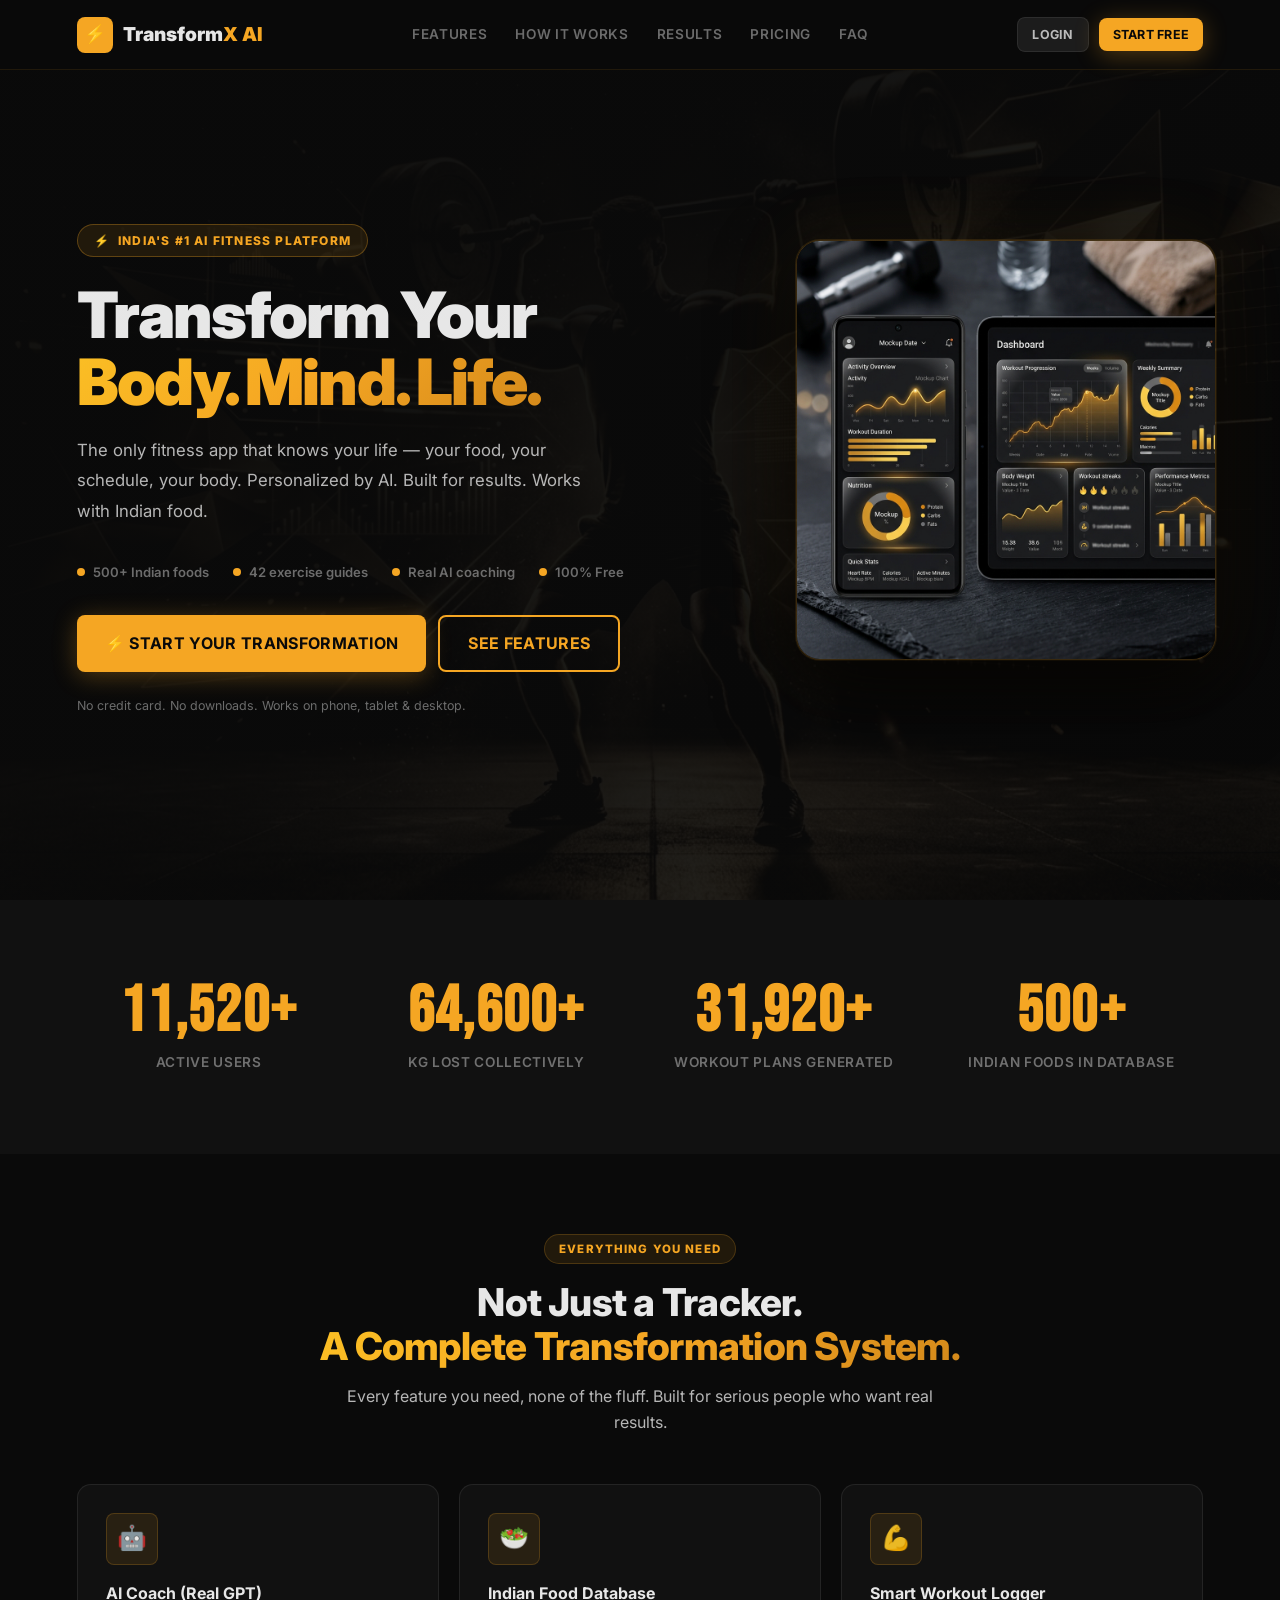
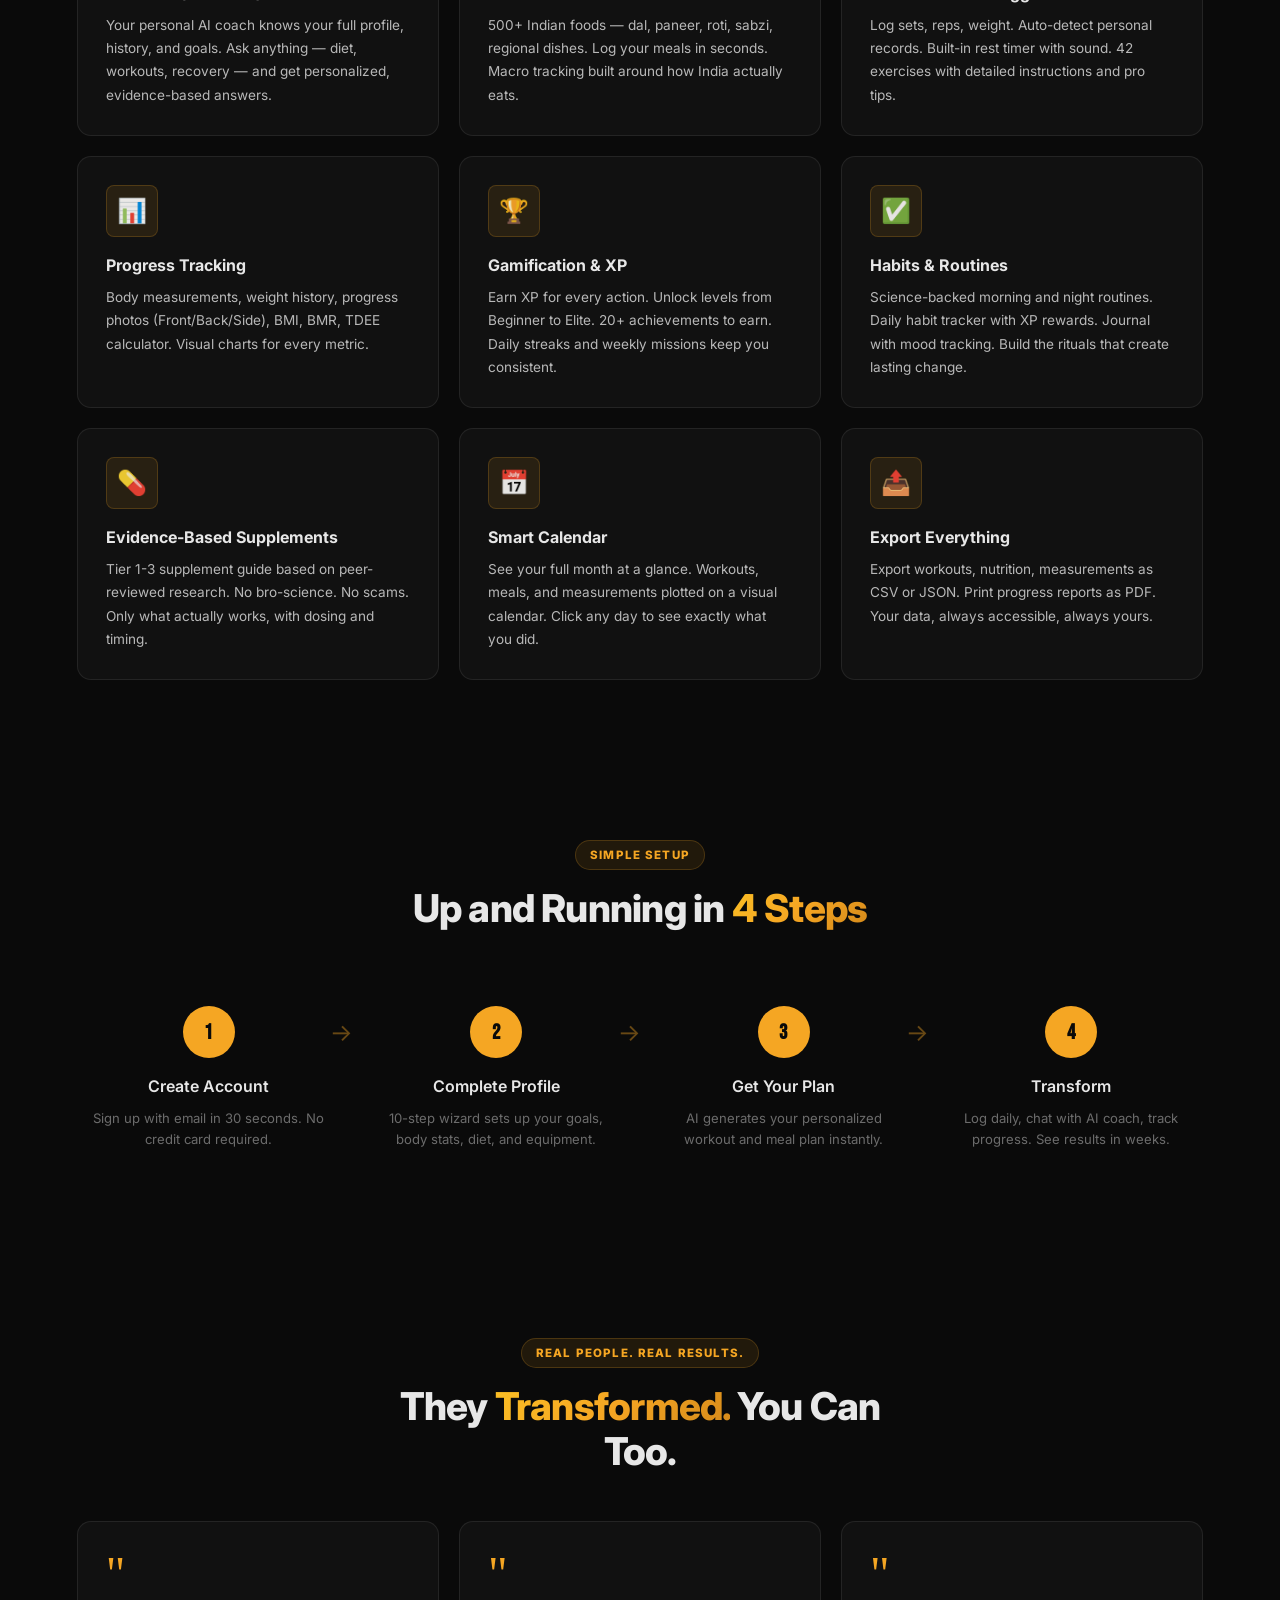
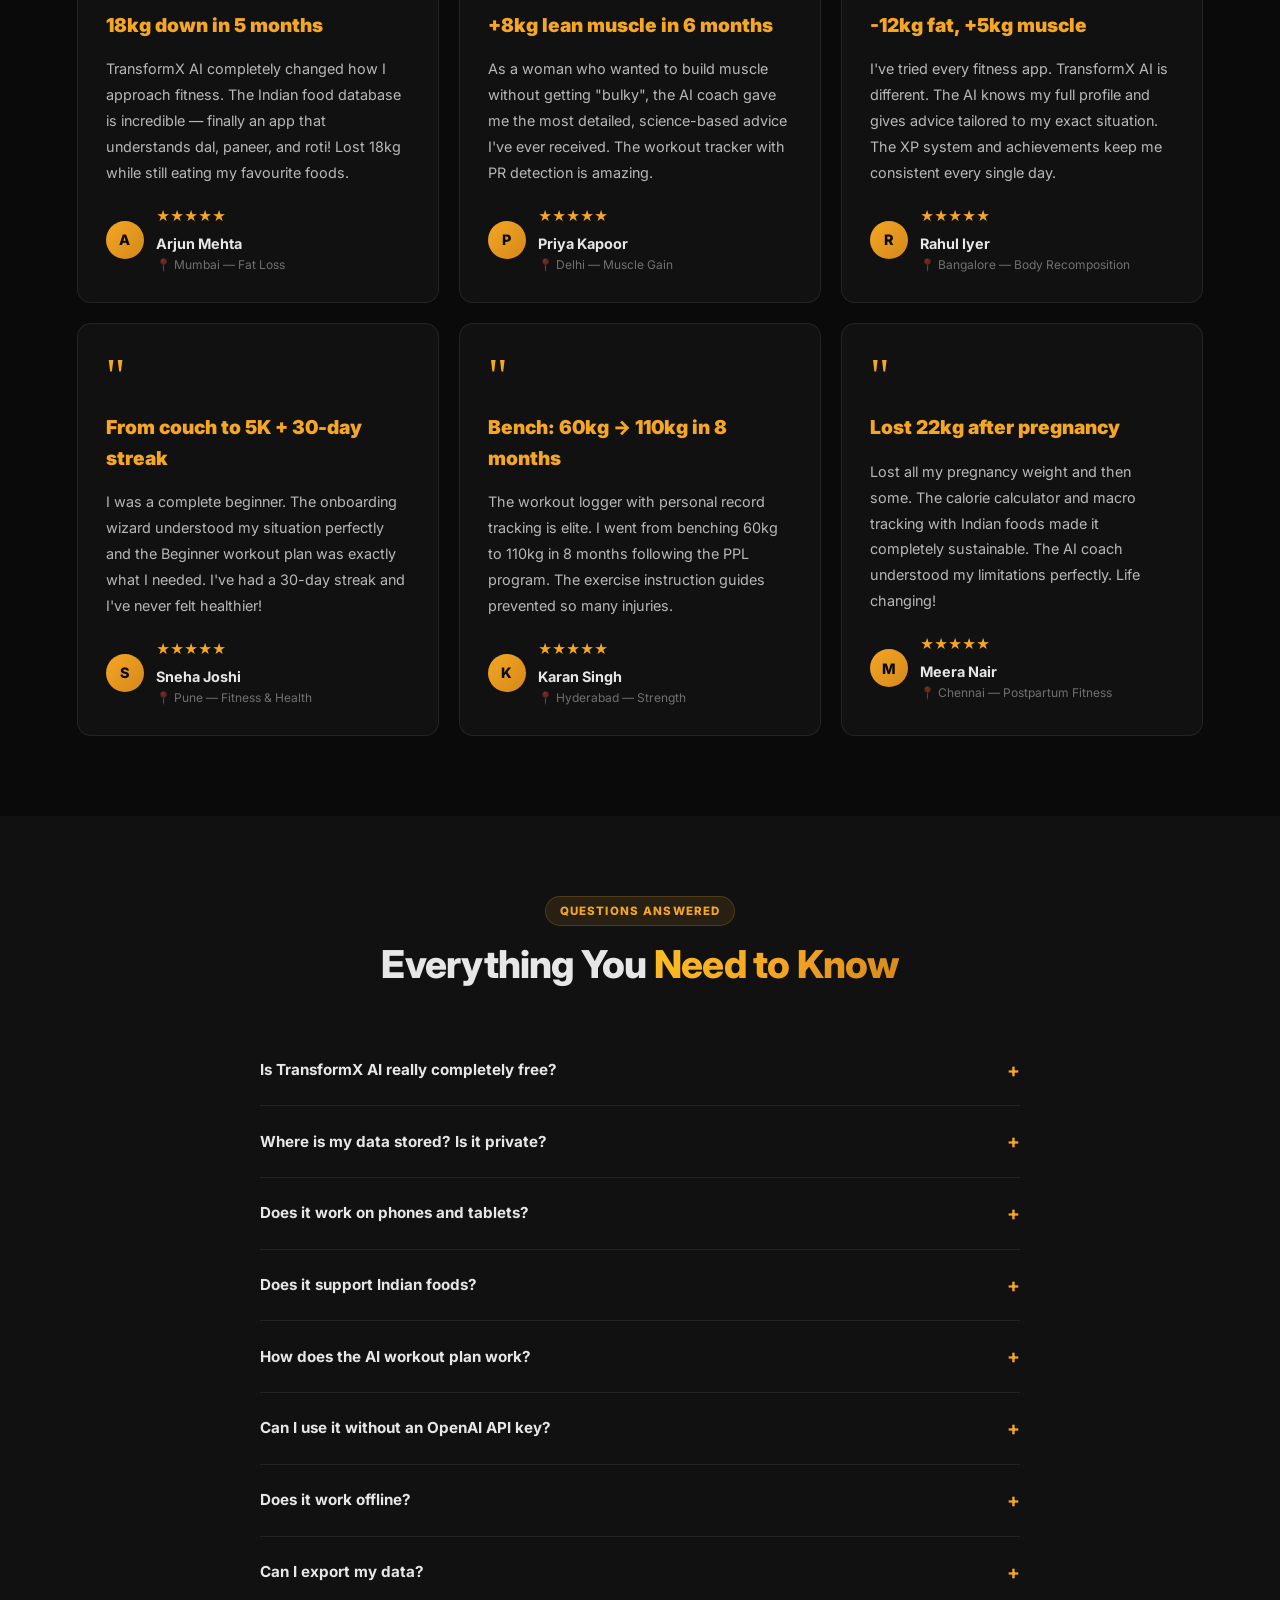
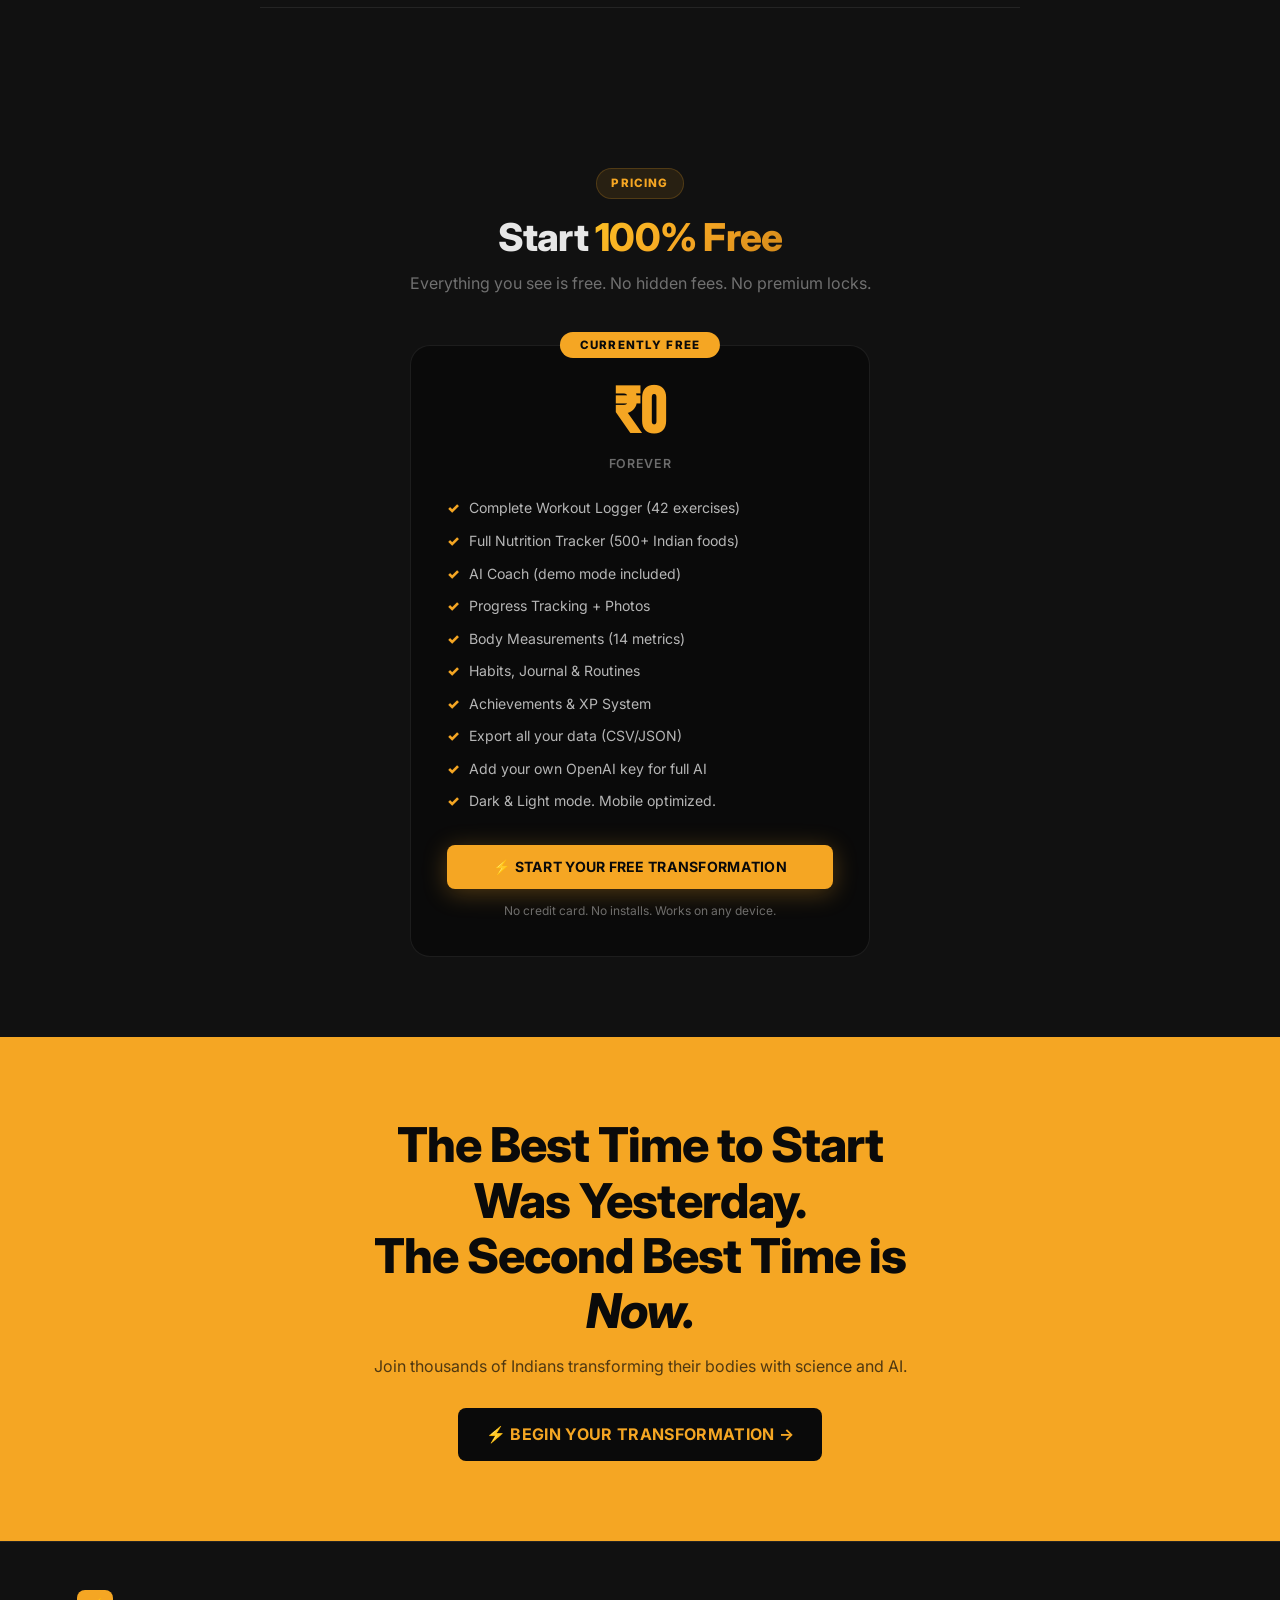
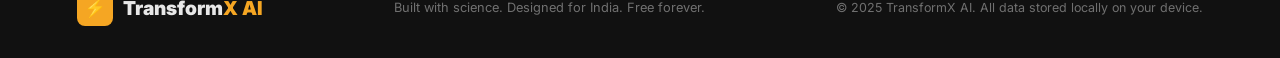
<file: index.html>
<!DOCTYPE html>
<html lang="en" data-theme="dark">
<head>
  <meta charset="UTF-8">
  <meta name="viewport" content="width=device-width, initial-scale=1.0, viewport-fit=cover">
  <title>TransformX AI — #1 AI Fitness & Transformation Platform</title>
  <meta name="description" content="AI-powered fitness, nutrition, body transformation and lifestyle platform. Personalized workout plans, Indian food tracking, and real results. Free to start.">
  <meta name="theme-color" content="#0a0a0a">
  <link rel="icon" href="data:image/svg+xml,<svg xmlns='http://www.w3.org/2000/svg' viewBox='0 0 100 100'><text y='.9em' font-size='90'>⚡</text></svg>">
  <link rel="stylesheet" href="css/style.css">
  <style>
    .highlight-bar { display: flex; gap: 24px; flex-wrap: wrap; margin-top: 36px; }
    .highlight-item { display: flex; align-items: center; gap: 8px; font-size: 0.82rem; color: var(--text-muted); font-weight: 600; }
    .highlight-dot { width: 8px; height: 8px; border-radius: 50%; background: var(--gold); flex-shrink: 0; }
    .app-preview {
      position: absolute; right: 5%; top: 50%; transform: translateY(-50%);
      width: 420px; border-radius: 24px; overflow: hidden;
      box-shadow: 0 32px 80px rgba(0,0,0,0.8), 0 0 0 1px rgba(245,166,35,0.15), 0 0 80px rgba(245,166,35,0.08);
      border: 1px solid rgba(245,166,35,0.2);
    }
    @media (max-width: 1100px) { .app-preview { display: none; } }
    .how-it-works { padding: 80px 6%; background: var(--bg); }
    .steps-row { display: grid; grid-template-columns: repeat(4, 1fr); gap: 24px; margin-top: 48px; }
    @media (max-width: 900px) { .steps-row { grid-template-columns: repeat(2, 1fr); } }
    @media (max-width: 480px) { .steps-row { grid-template-columns: 1fr; } }
    .step-card { text-align: center; padding: 28px 16px; position: relative; }
    .step-num {
      width: 52px; height: 52px; border-radius: 50%;
      background: var(--gold); color: var(--black);
      display: flex; align-items: center; justify-content: center;
      font-size: 1.3rem; font-weight: 900;
      margin: 0 auto 16px; font-family: 'Bebas Neue', sans-serif; letter-spacing: 0.05em;
    }
    .step-card::after {
      content: '→';
      position: absolute; right: -12px; top: 36px;
      font-size: 1.5rem; color: var(--gold); opacity: 0.4;
    }
    .step-card:last-child::after { display: none; }
    @media (max-width: 900px) { .step-card::after { display: none; } }
    .pricing-section { padding: 80px 6%; background: var(--bg-2); }
    .pricing-card {
      background: var(--bg);
      border: 1px solid var(--border);
      border-radius: var(--radius-lg);
      padding: 36px; max-width: 460px; margin: 48px auto 0;
      text-align: center; position: relative;
    }
    .pricing-badge {
      position: absolute; top: -14px; left: 50%; transform: translateX(-50%);
      background: var(--gold); color: var(--black);
      padding: 4px 20px; border-radius: 999px;
      font-size: 0.72rem; font-weight: 800; text-transform: uppercase; letter-spacing: 0.1em;
    }
    .pricing-price { font-size: 4rem; font-weight: 900; color: var(--gold); line-height: 1; font-family: 'Bebas Neue', sans-serif; }
    .pricing-features { list-style: none; text-align: left; margin: 24px 0; display: flex; flex-direction: column; gap: 10px; }
    .pricing-features li { display: flex; align-items: center; gap: 10px; font-size: 0.88rem; color: var(--text-dim); }
    .pricing-features li::before { content: '✓'; color: var(--gold); font-weight: 900; flex-shrink: 0; }
    .scroll-reveal { opacity: 0; transform: translateY(30px); transition: opacity 0.6s ease, transform 0.6s ease; }
    .scroll-reveal.visible { opacity: 1; transform: translateY(0); }
  </style>
</head>
<body>

<!-- NAVIGATION -->
<nav class="landing-nav" id="mainNav">
  <div class="landing-logo">
    <div class="landing-logo-icon">⚡</div>
    <div class="landing-logo-text">Transform<span>X AI</span></div>
  </div>
  <div class="landing-nav-links">
    <a href="#features">Features</a>
    <a href="#how-it-works">How It Works</a>
    <a href="#results">Results</a>
    <a href="#pricing">Pricing</a>
    <a href="#faq">FAQ</a>
  </div>
  <div style="display:flex;gap:10px;align-items:center;">
    <a href="auth.html" class="btn btn-ghost btn-sm" style="text-decoration:none;">Login</a>
    <a href="auth.html" class="btn btn-primary btn-sm" style="text-decoration:none;">Start Free</a>
  </div>
</nav>

<!-- HERO -->
<section class="hero-section" id="hero">
  <div class="hero-bg">
    <img src="img/hero.jpg" alt="TransformX AI Fitness" loading="eager">
  </div>
  <div class="hero-content">
    <div class="hero-eyebrow">India's #1 AI Fitness Platform</div>
    <h1>Transform Your<br><span class="text-gold">Body. Mind. Life.</span></h1>
    <p style="font-size:1.05rem;color:var(--text-dim);margin-top:20px;max-width:520px;line-height:1.8;">
      The only fitness app that knows your life — your food, your schedule, your body. Personalized by AI. Built for results. Works with Indian food.
    </p>
    <div class="highlight-bar">
      <div class="highlight-item"><div class="highlight-dot"></div>500+ Indian foods</div>
      <div class="highlight-item"><div class="highlight-dot"></div>42 exercise guides</div>
      <div class="highlight-item"><div class="highlight-dot"></div>Real AI coaching</div>
      <div class="highlight-item"><div class="highlight-dot"></div>100% Free</div>
    </div>
    <div style="display:flex;gap:12px;margin-top:32px;flex-wrap:wrap;">
      <a href="auth.html" class="btn btn-primary btn-lg" style="text-decoration:none;">
        ⚡ Start Your Transformation
      </a>
      <a href="#features" class="btn btn-outline btn-lg" style="text-decoration:none;">
        See Features
      </a>
    </div>
    <div style="margin-top:24px;font-size:0.78rem;color:var(--text-muted);">
      No credit card. No downloads. Works on phone, tablet & desktop.
    </div>
  </div>
  <div class="app-preview">
    <img src="img/app-mockup.jpg" alt="TransformX AI App">
  </div>
</section>

<!-- STATS -->
<section class="stats-section" id="results">
  <div class="stats-row">
    <div class="stat-item scroll-reveal">
      <div class="stat-num" id="statUsers">0</div>
      <div class="stat-desc">Active Users</div>
    </div>
    <div class="stat-item scroll-reveal">
      <div class="stat-num" id="statKg">0</div>
      <div class="stat-desc">Kg Lost Collectively</div>
    </div>
    <div class="stat-item scroll-reveal">
      <div class="stat-num" id="statPlans">0</div>
      <div class="stat-desc">Workout Plans Generated</div>
    </div>
    <div class="stat-item scroll-reveal">
      <div class="stat-num" id="statFoods">500+</div>
      <div class="stat-desc">Indian Foods in Database</div>
    </div>
  </div>
</section>

<!-- FEATURES -->
<section class="features-section" id="features">
  <div style="text-align:center;max-width:640px;margin:0 auto;">
    <div class="section-eyebrow">Everything You Need</div>
    <h2>Not Just a Tracker.<br><span class="text-gold">A Complete Transformation System.</span></h2>
    <p style="margin-top:16px;">Every feature you need, none of the fluff. Built for serious people who want real results.</p>
  </div>
  <div class="features-grid">
    <div class="feature-card scroll-reveal">
      <div class="feature-icon">🤖</div>
      <h3 style="font-size:1rem;margin-bottom:8px;">AI Coach (Real GPT)</h3>
      <p style="font-size:0.85rem;line-height:1.7;">Your personal AI coach knows your full profile, history, and goals. Ask anything — diet, workouts, recovery — and get personalized, evidence-based answers.</p>
    </div>
    <div class="feature-card scroll-reveal">
      <div class="feature-icon">🥗</div>
      <h3 style="font-size:1rem;margin-bottom:8px;">Indian Food Database</h3>
      <p style="font-size:0.85rem;line-height:1.7;">500+ Indian foods — dal, paneer, roti, sabzi, regional dishes. Log your meals in seconds. Macro tracking built around how India actually eats.</p>
    </div>
    <div class="feature-card scroll-reveal">
      <div class="feature-icon">💪</div>
      <h3 style="font-size:1rem;margin-bottom:8px;">Smart Workout Logger</h3>
      <p style="font-size:0.85rem;line-height:1.7;">Log sets, reps, weight. Auto-detect personal records. Built-in rest timer with sound. 42 exercises with detailed instructions and pro tips.</p>
    </div>
    <div class="feature-card scroll-reveal">
      <div class="feature-icon">📊</div>
      <h3 style="font-size:1rem;margin-bottom:8px;">Progress Tracking</h3>
      <p style="font-size:0.85rem;line-height:1.7;">Body measurements, weight history, progress photos (Front/Back/Side), BMI, BMR, TDEE calculator. Visual charts for every metric.</p>
    </div>
    <div class="feature-card scroll-reveal">
      <div class="feature-icon">🏆</div>
      <h3 style="font-size:1rem;margin-bottom:8px;">Gamification & XP</h3>
      <p style="font-size:0.85rem;line-height:1.7;">Earn XP for every action. Unlock levels from Beginner to Elite. 20+ achievements to earn. Daily streaks and weekly missions keep you consistent.</p>
    </div>
    <div class="feature-card scroll-reveal">
      <div class="feature-icon">✅</div>
      <h3 style="font-size:1rem;margin-bottom:8px;">Habits & Routines</h3>
      <p style="font-size:0.85rem;line-height:1.7;">Science-backed morning and night routines. Daily habit tracker with XP rewards. Journal with mood tracking. Build the rituals that create lasting change.</p>
    </div>
    <div class="feature-card scroll-reveal">
      <div class="feature-icon">💊</div>
      <h3 style="font-size:1rem;margin-bottom:8px;">Evidence-Based Supplements</h3>
      <p style="font-size:0.85rem;line-height:1.7;">Tier 1-3 supplement guide based on peer-reviewed research. No bro-science. No scams. Only what actually works, with dosing and timing.</p>
    </div>
    <div class="feature-card scroll-reveal">
      <div class="feature-icon">📅</div>
      <h3 style="font-size:1rem;margin-bottom:8px;">Smart Calendar</h3>
      <p style="font-size:0.85rem;line-height:1.7;">See your full month at a glance. Workouts, meals, and measurements plotted on a visual calendar. Click any day to see exactly what you did.</p>
    </div>
    <div class="feature-card scroll-reveal">
      <div class="feature-icon">📤</div>
      <h3 style="font-size:1rem;margin-bottom:8px;">Export Everything</h3>
      <p style="font-size:0.85rem;line-height:1.7;">Export workouts, nutrition, measurements as CSV or JSON. Print progress reports as PDF. Your data, always accessible, always yours.</p>
    </div>
  </div>
</section>

<!-- HOW IT WORKS -->
<section class="how-it-works" id="how-it-works">
  <div style="text-align:center;max-width:540px;margin:0 auto;">
    <div class="section-eyebrow">Simple Setup</div>
    <h2>Up and Running in <span class="text-gold">4 Steps</span></h2>
  </div>
  <div class="steps-row">
    <div class="step-card scroll-reveal">
      <div class="step-num">1</div>
      <h4 style="margin-bottom:8px;">Create Account</h4>
      <p style="font-size:0.82rem;color:var(--text-muted);">Sign up with email in 30 seconds. No credit card required.</p>
    </div>
    <div class="step-card scroll-reveal">
      <div class="step-num">2</div>
      <h4 style="margin-bottom:8px;">Complete Profile</h4>
      <p style="font-size:0.82rem;color:var(--text-muted);">10-step wizard sets up your goals, body stats, diet, and equipment.</p>
    </div>
    <div class="step-card scroll-reveal">
      <div class="step-num">3</div>
      <h4 style="margin-bottom:8px;">Get Your Plan</h4>
      <p style="font-size:0.82rem;color:var(--text-muted);">AI generates your personalized workout and meal plan instantly.</p>
    </div>
    <div class="step-card scroll-reveal">
      <div class="step-num">4</div>
      <h4 style="margin-bottom:8px;">Transform</h4>
      <p style="font-size:0.82rem;color:var(--text-muted);">Log daily, chat with AI coach, track progress. See results in weeks.</p>
    </div>
  </div>
</section>

<!-- TESTIMONIALS -->
<section class="testimonials-section" id="testimonials">
  <div style="text-align:center;max-width:540px;margin:0 auto;">
    <div class="section-eyebrow">Real People. Real Results.</div>
    <h2>They <span class="text-gold">Transformed.</span> You Can Too.</h2>
  </div>
  <div class="testimonials-grid" id="testimonialsContainer">
    <!-- Rendered by JS -->
  </div>
</section>

<!-- FAQ -->
<section class="faq-section" id="faq">
  <div style="text-align:center;max-width:540px;margin:0 auto;">
    <div class="section-eyebrow">Questions Answered</div>
    <h2>Everything You <span class="text-gold">Need to Know</span></h2>
  </div>
  <div class="faq-list" id="faqList">
    <!-- Rendered by JS -->
  </div>
</section>

<!-- PRICING -->
<section class="pricing-section" id="pricing">
  <div style="text-align:center;">
    <div class="section-eyebrow">Pricing</div>
    <h2>Start <span class="text-gold">100% Free</span></h2>
    <p style="margin-top:12px;color:var(--text-muted);">Everything you see is free. No hidden fees. No premium locks.</p>
  </div>
  <div class="pricing-card">
    <div class="pricing-badge">Currently Free</div>
    <div class="pricing-price">₹0</div>
    <div style="font-size:0.78rem;color:var(--text-muted);margin:8px 0 0;font-weight:600;text-transform:uppercase;letter-spacing:0.05em;">Forever</div>
    <ul class="pricing-features">
      <li>Complete Workout Logger (42 exercises)</li>
      <li>Full Nutrition Tracker (500+ Indian foods)</li>
      <li>AI Coach (demo mode included)</li>
      <li>Progress Tracking + Photos</li>
      <li>Body Measurements (14 metrics)</li>
      <li>Habits, Journal & Routines</li>
      <li>Achievements & XP System</li>
      <li>Export all your data (CSV/JSON)</li>
      <li>Add your own OpenAI key for full AI</li>
      <li>Dark & Light mode. Mobile optimized.</li>
    </ul>
    <a href="auth.html" class="btn btn-primary btn-full" style="text-decoration:none;margin-top:8px;">
      ⚡ Start Your Free Transformation
    </a>
    <p style="font-size:0.75rem;color:var(--text-muted);margin-top:12px;">No credit card. No installs. Works on any device.</p>
  </div>
</section>

<!-- CTA BANNER -->
<section class="cta-section">
  <div style="max-width:640px;margin:0 auto;text-align:center;">
    <h2 style="color:var(--black);font-size:clamp(1.8rem,4vw,3rem);margin-bottom:16px;">The Best Time to Start<br>Was Yesterday. <br>The Second Best Time is <em>Now.</em></h2>
    <p style="color:rgba(10,10,10,0.7);margin-bottom:28px;font-size:1rem;">Join thousands of Indians transforming their bodies with science and AI.</p>
    <a href="auth.html" class="btn btn-lg" style="background:var(--black);color:var(--gold);text-decoration:none;font-size:1rem;">
      ⚡ Begin Your Transformation →
    </a>
  </div>
</section>

<!-- FOOTER -->
<footer class="landing-footer">
  <div style="display:flex;justify-content:space-between;align-items:center;flex-wrap:wrap;gap:20px;">
    <div class="landing-logo">
      <div class="landing-logo-icon">⚡</div>
      <div class="landing-logo-text">Transform<span>X AI</span></div>
    </div>
    <div style="font-size:0.8rem;color:var(--text-muted);">
      Built with science. Designed for India. Free forever.
    </div>
    <div style="font-size:0.78rem;color:var(--text-muted);">
      © 2025 TransformX AI. All data stored locally on your device.
    </div>
  </div>
</footer>

<script src="js/data.js"></script>
<script>
// ===== NAV SCROLL EFFECT =====
window.addEventListener('scroll', () => {
  const nav = document.getElementById('mainNav');
  if (window.scrollY > 40) {
    nav.style.background = 'rgba(10,10,10,0.97)';
    nav.style.boxShadow = '0 4px 32px rgba(0,0,0,0.8)';
  } else {
    nav.style.background = 'rgba(10,10,10,0.92)';
    nav.style.boxShadow = 'none';
  }
});

// ===== SCROLL REVEAL =====
const observer = new IntersectionObserver((entries) => {
  entries.forEach(e => { if (e.isIntersecting) { e.target.classList.add('visible'); } });
}, { threshold: 0.1 });
document.querySelectorAll('.scroll-reveal').forEach(el => observer.observe(el));

// ===== ANIMATED COUNTERS =====
function animateCounter(el, target, suffix='', duration=2000) {
  let start = 0;
  const step = Math.ceil(target / (duration / 16));
  const timer = setInterval(() => {
    start += step;
    if (start >= target) { start = target; clearInterval(timer); }
    el.textContent = start.toLocaleString('en-IN') + suffix;
  }, 16);
}
const statsObserver = new IntersectionObserver((entries) => {
  entries.forEach(e => {
    if (e.isIntersecting) {
      animateCounter(document.getElementById('statUsers'), 15000, '+');
      animateCounter(document.getElementById('statKg'), 85000, '+');
      animateCounter(document.getElementById('statPlans'), 42000, '+');
      statsObserver.disconnect();
    }
  });
}, { threshold: 0.5 });
const statsSection = document.querySelector('.stats-section');
if (statsSection) statsObserver.observe(statsSection);

// ===== TESTIMONIALS =====
if (window.TX_DATA && TX_DATA.testimonials) {
  const container = document.getElementById('testimonialsContainer');
  if (container) {
    container.innerHTML = TX_DATA.testimonials.slice(0, 6).map(t => `
      <div class="testimonial-card scroll-reveal">
        <div class="testimonial-quote">"</div>
        <div class="testimonial-result">${t.result}</div>
        <p class="testimonial-text">${t.text}</p>
        <div class="testimonial-author">
          <div class="avatar">${t.avatar}</div>
          <div>
            <div class="testimonial-stars">${'★'.repeat(t.stars)}</div>
            <div class="testimonial-name">${t.name}</div>
            <div class="testimonial-city">📍 ${t.city} — ${t.goal}</div>
          </div>
        </div>
      </div>
    `).join('');
    container.querySelectorAll('.scroll-reveal').forEach(el => observer.observe(el));
  }
}

// ===== FAQ =====
if (window.TX_DATA && TX_DATA.faqs) {
  const faqList = document.getElementById('faqList');
  if (faqList) {
    faqList.innerHTML = TX_DATA.faqs.map(faq => `
      <div class="faq-item">
        <div class="faq-q" onclick="toggleFaq(this.parentElement)">
          <span>${faq.q}</span>
          <span class="faq-icon">+</span>
        </div>
        <div class="faq-a">${faq.a}</div>
      </div>
    `).join('');
  }
}
function toggleFaq(item) {
  const isOpen = item.classList.contains('open');
  document.querySelectorAll('.faq-item').forEach(i => i.classList.remove('open'));
  if (!isOpen) item.classList.add('open');
}

// ===== SMOOTH ANCHOR SCROLL =====
document.querySelectorAll('a[href^="#"]').forEach(a => {
  a.addEventListener('click', e => {
    e.preventDefault();
    const el = document.querySelector(a.getAttribute('href'));
    if (el) el.scrollIntoView({ behavior: 'smooth', block: 'start' });
  });
});
</script>
</body>
</html>
</file>
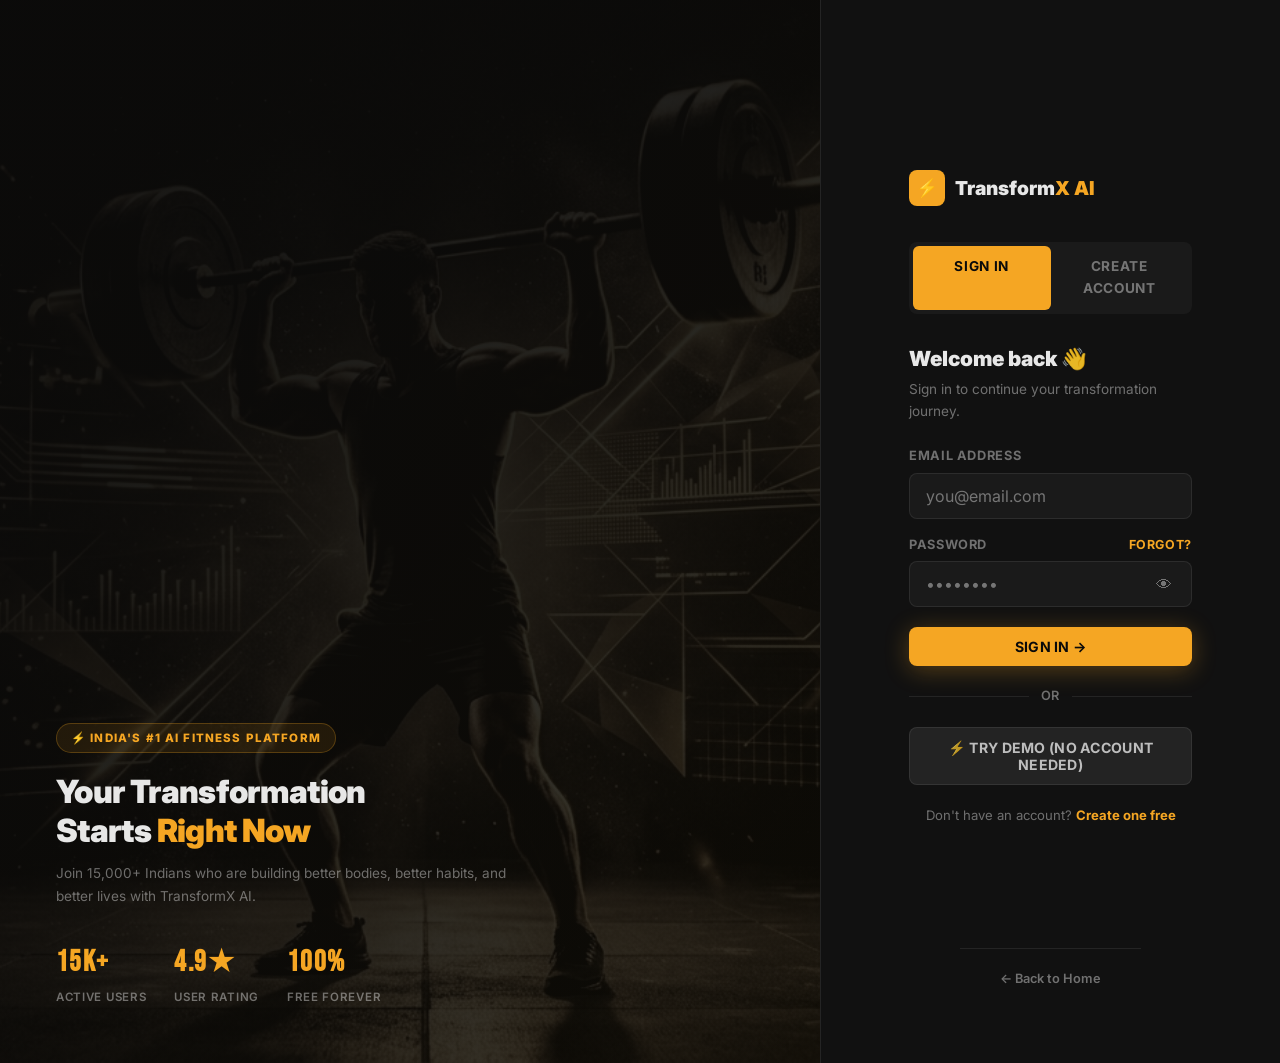
<file: auth.html>
<!DOCTYPE html>
<html lang="en" data-theme="dark">
<head>
  <meta charset="UTF-8">
  <meta name="viewport" content="width=device-width, initial-scale=1.0, viewport-fit=cover">
  <title>Sign In — TransformX AI</title>
  <meta name="description" content="Sign in or create your free TransformX AI account to start your transformation.">
  <meta name="theme-color" content="#0a0a0a">
  <link rel="icon" href="data:image/svg+xml,<svg xmlns='http://www.w3.org/2000/svg' viewBox='0 0 100 100'><text y='.9em' font-size='90'>⚡</text></svg>">
  <link rel="stylesheet" href="css/style.css">
  <style>
    /* AUTH PAGE SPECIFIC */
    .auth-wrap {
      min-height: 100vh;
      display: flex;
      background: var(--black);
    }
    /* LEFT PANEL - decorative */
    .auth-left {
      flex: 1;
      position: relative;
      overflow: hidden;
      display: flex;
      flex-direction: column;
      align-items: flex-start;
      justify-content: flex-end;
      padding: 56px;
    }
    .auth-left-bg {
      position: absolute;
      inset: 0;
    }
    .auth-left-bg img {
      width: 100%; height: 100%;
      object-fit: cover; opacity: 0.4;
      filter: saturate(0.4) contrast(1.1);
    }
    .auth-left-bg::after {
      content: '';
      position: absolute; inset: 0;
      background: linear-gradient(135deg, rgba(10,10,10,0.85) 30%, rgba(10,10,10,0.5) 100%);
    }
    .auth-left-content { position: relative; z-index: 1; max-width: 480px; }
    .auth-stat-row { display: flex; gap: 28px; margin-top: 32px; flex-wrap: wrap; }
    .auth-stat { }
    .auth-stat-num { font-size: 1.8rem; font-weight: 900; color: var(--gold); font-family: 'Bebas Neue', sans-serif; letter-spacing: 0.05em; }
    .auth-stat-label { font-size: 0.72rem; color: var(--text-muted); font-weight: 600; text-transform: uppercase; letter-spacing: 0.06em; margin-top: 2px; }

    /* RIGHT PANEL - form */
    .auth-right {
      width: 460px;
      flex-shrink: 0;
      background: var(--bg-2);
      border-left: 1px solid var(--border);
      display: flex;
      flex-direction: column;
      overflow-y: auto;
    }
    .auth-right-inner {
      flex: 1;
      display: flex;
      flex-direction: column;
      justify-content: center;
      padding: 48px 40px;
      min-height: 100vh;
    }
    .auth-logo {
      display: flex; align-items: center; gap: 10px;
      font-weight: 900; font-size: 1.2rem; margin-bottom: 36px;
    }
    .auth-logo-icon {
      width: 36px; height: 36px; background: var(--gold);
      border-radius: 8px; display: flex; align-items: center; justify-content: center;
      font-size: 1.1rem; color: var(--black);
    }
    .auth-logo-text span { color: var(--gold); }
    .auth-tab-row {
      display: flex; background: var(--bg-3); border-radius: var(--radius-sm);
      padding: 4px; margin-bottom: 28px;
    }
    .auth-tab {
      flex: 1; padding: 10px; text-align: center;
      font-size: 0.85rem; font-weight: 700; color: var(--text-muted);
      cursor: pointer; border-radius: 6px; transition: var(--transition-fast);
      text-transform: uppercase; letter-spacing: 0.05em;
    }
    .auth-tab.active { background: var(--gold); color: var(--black); }
    .auth-form { display: none; }
    .auth-form.active { display: block; }
    .auth-footer-link {
      text-align: center; margin-top: 20px;
      font-size: 0.82rem; color: var(--text-muted);
    }
    .auth-footer-link a { color: var(--gold); font-weight: 700; }
    .otp-digits {
      display: flex; gap: 10px; justify-content: center; margin: 20px 0;
    }
    .otp-digit {
      width: 52px; height: 56px; text-align: center;
      font-size: 1.5rem; font-weight: 900; border-radius: var(--radius-sm);
      border: 2px solid var(--border); background: var(--bg-3); color: var(--text);
      transition: var(--transition-fast);
    }
    .otp-digit:focus { border-color: var(--gold); box-shadow: 0 0 0 3px rgba(245,166,35,0.15); }
    .password-wrap { position: relative; }
    .password-toggle {
      position: absolute; right: 12px; top: 50%; transform: translateY(-50%);
      background: none; color: var(--text-muted); font-size: 1rem; cursor: pointer; border: none;
      padding: 4px 8px;
    }

    /* MOBILE: stack vertically */
    @media (max-width: 768px) {
      .auth-wrap { flex-direction: column; }
      .auth-left { min-height: 200px; flex: none; padding: 32px 24px; align-items: flex-start; justify-content: flex-end; }
      .auth-left-content h2 { font-size: 1.5rem; }
      .auth-right { width: 100%; border-left: none; border-top: 1px solid var(--border); }
      .auth-right-inner { padding: 28px 20px; min-height: auto; }
    }
    @media (max-width: 480px) {
      .auth-left { min-height: 160px; padding: 24px 16px; }
      .auth-stat-row { gap: 20px; }
      .auth-right-inner { padding: 24px 16px; }
      .otp-digit { width: 44px; height: 50px; font-size: 1.2rem; }
    }
  </style>
</head>
<body>

<div class="auth-wrap">

  <!-- LEFT: Branding Panel -->
  <div class="auth-left">
    <div class="auth-left-bg">
      <img src="img/hero.jpg" alt="TransformX AI">
    </div>
    <div class="auth-left-content">
      <div style="display:inline-flex;align-items:center;gap:8px;background:rgba(245,166,35,0.1);border:1px solid rgba(245,166,35,0.25);border-radius:999px;padding:5px 14px;font-size:0.72rem;font-weight:800;color:var(--gold);text-transform:uppercase;letter-spacing:0.1em;margin-bottom:20px;">
        ⚡ India's #1 AI Fitness Platform
      </div>
      <h2 style="font-size:2rem;font-weight:900;line-height:1.2;margin-bottom:12px;">
        Your Transformation<br>Starts <span style="color:var(--gold);">Right Now</span>
      </h2>
      <p style="font-size:0.85rem;color:var(--text-muted);line-height:1.7;">
        Join 15,000+ Indians who are building better bodies, better habits, and better lives with TransformX AI.
      </p>
      <div class="auth-stat-row">
        <div class="auth-stat">
          <div class="auth-stat-num">15K+</div>
          <div class="auth-stat-label">Active Users</div>
        </div>
        <div class="auth-stat">
          <div class="auth-stat-num">4.9★</div>
          <div class="auth-stat-label">User Rating</div>
        </div>
        <div class="auth-stat">
          <div class="auth-stat-num">100%</div>
          <div class="auth-stat-label">Free Forever</div>
        </div>
      </div>
    </div>
  </div>

  <!-- RIGHT: Auth Forms -->
  <div class="auth-right">
    <div class="auth-right-inner">
      <!-- Logo -->
      <div class="auth-logo">
        <div class="auth-logo-icon">⚡</div>
        <div class="auth-logo-text">Transform<span>X AI</span></div>
      </div>

      <!-- Tab Switcher -->
      <div class="auth-tab-row">
        <div class="auth-tab active" id="tabLogin" onclick="switchTab('login')">Sign In</div>
        <div class="auth-tab" id="tabSignup" onclick="switchTab('signup')">Create Account</div>
      </div>

      <!-- LOGIN FORM -->
      <div class="auth-form active" id="formLogin">
        <div style="margin-bottom:24px;">
          <h3 style="font-size:1.3rem;font-weight:900;margin-bottom:4px;">Welcome back 👋</h3>
          <p style="font-size:0.85rem;color:var(--text-muted);">Sign in to continue your transformation journey.</p>
        </div>
        <div style="display:flex;flex-direction:column;gap:16px;">
          <div class="input-group">
            <label class="input-label">Email Address</label>
            <input type="email" class="input" id="loginEmail" placeholder="you@email.com" autocomplete="email">
          </div>
          <div class="input-group">
            <label class="input-label" style="display:flex;justify-content:space-between;">
              Password
              <a href="#" onclick="forgotPassword()" style="color:var(--gold);font-weight:700;font-size:0.78rem;">Forgot?</a>
            </label>
            <div class="password-wrap">
              <input type="password" class="input" id="loginPassword" placeholder="••••••••" autocomplete="current-password">
              <button class="password-toggle" onclick="togglePass('loginPassword', this)" type="button">👁</button>
            </div>
          </div>
          <button class="btn btn-primary btn-full" onclick="handleLogin()" style="margin-top:4px;">
            Sign In →
          </button>
        </div>
        <div class="separator" style="margin:20px 0;">or</div>
        <button class="btn btn-ghost btn-full" onclick="demoLogin()">
          ⚡ Try Demo (No Account Needed)
        </button>
        <div class="auth-footer-link">
          Don't have an account? <a href="#" onclick="switchTab('signup')">Create one free</a>
        </div>
      </div>

      <!-- SIGNUP FORM -->
      <div class="auth-form" id="formSignup">
        <div style="margin-bottom:24px;">
          <h3 style="font-size:1.3rem;font-weight:900;margin-bottom:4px;">Create Your Account</h3>
          <p style="font-size:0.85rem;color:var(--text-muted);">Start your free transformation. No credit card needed.</p>
        </div>
        <div style="display:flex;flex-direction:column;gap:14px;">
          <div style="display:grid;grid-template-columns:1fr 1fr;gap:12px;">
            <div class="input-group">
              <label class="input-label">First Name</label>
              <input type="text" class="input" id="signupFirst" placeholder="Rahul" autocomplete="given-name">
            </div>
            <div class="input-group">
              <label class="input-label">Last Name</label>
              <input type="text" class="input" id="signupLast" placeholder="Sharma" autocomplete="family-name">
            </div>
          </div>
          <div class="input-group">
            <label class="input-label">Email Address</label>
            <input type="email" class="input" id="signupEmail" placeholder="you@email.com" autocomplete="email">
          </div>
          <div class="input-group">
            <label class="input-label">Password</label>
            <div class="password-wrap">
              <input type="password" class="input" id="signupPassword" placeholder="Min 8 characters" autocomplete="new-password">
              <button class="password-toggle" onclick="togglePass('signupPassword', this)" type="button">👁</button>
            </div>
          </div>
          <div class="input-group">
            <label class="input-label">Confirm Password</label>
            <input type="password" class="input" id="signupConfirm" placeholder="••••••••" autocomplete="new-password">
          </div>
          <button class="btn btn-primary btn-full" onclick="handleSignup()">
            Create Free Account →
          </button>
        </div>
        <div style="margin-top:16px;font-size:0.72rem;color:var(--text-muted);text-align:center;line-height:1.6;">
          By creating an account, you agree that all your data is stored locally on your device. We don't collect personal data.
        </div>
        <div class="auth-footer-link">
          Already have an account? <a href="#" onclick="switchTab('login')">Sign in</a>
        </div>
      </div>

      <!-- OTP FORM (after signup) -->
      <div class="auth-form" id="formOtp">
        <div style="text-align:center;margin-bottom:24px;">
          <div style="font-size:3rem;margin-bottom:12px;">📧</div>
          <h3 style="font-size:1.3rem;font-weight:900;margin-bottom:8px;">Check Your Email</h3>
          <p style="font-size:0.85rem;color:var(--text-muted);">We sent a 6-digit code to <strong id="otpEmail" style="color:var(--gold);"></strong></p>
        </div>
        <div class="otp-digits" id="otpDigits">
          <input class="otp-digit" type="tel" maxlength="1" inputmode="numeric" pattern="[0-9]">
          <input class="otp-digit" type="tel" maxlength="1" inputmode="numeric" pattern="[0-9]">
          <input class="otp-digit" type="tel" maxlength="1" inputmode="numeric" pattern="[0-9]">
          <input class="otp-digit" type="tel" maxlength="1" inputmode="numeric" pattern="[0-9]">
          <input class="otp-digit" type="tel" maxlength="1" inputmode="numeric" pattern="[0-9]">
          <input class="otp-digit" type="tel" maxlength="1" inputmode="numeric" pattern="[0-9]">
        </div>
        <button class="btn btn-primary btn-full" onclick="verifyOtp()">Verify & Continue →</button>
        <button class="btn btn-ghost btn-full" style="margin-top:10px;" onclick="resendOtp()">Resend Code</button>
        <div style="text-align:center;margin-top:16px;font-size:0.8rem;color:var(--text-muted);">
          <strong style="color:var(--gold);">Demo tip:</strong> Use any 6 digits (e.g. 123456)
        </div>
      </div>

    </div><!-- /auth-right-inner -->

    <!-- Back to home link -->
    <div style="padding:16px 40px 24px;text-align:center;border-top:1px solid var(--border);">
      <a href="index.html" style="font-size:0.8rem;color:var(--text-muted);font-weight:600;">← Back to Home</a>
    </div>
  </div><!-- /auth-right -->

</div><!-- /auth-wrap -->

<!-- TOAST CONTAINER -->
<div class="toast-container" id="toastContainer"></div>

<script src="js/utils.js"></script>
<script>
// Check if already logged in
if (TXUtils.auth.isLoggedIn()) {
  if (TXUtils.auth.onboardingComplete()) {
    window.location.href = 'app.html';
  } else {
    window.location.href = 'onboarding.html';
  }
}

// Apply theme
TXUtils.theme.apply();

let pendingUser = null;

// ===== TAB SWITCHING =====
function switchTab(tab) {
  document.querySelectorAll('.auth-tab').forEach(t => t.classList.remove('active'));
  document.querySelectorAll('.auth-form').forEach(f => f.classList.remove('active'));
  document.getElementById('tab' + tab.charAt(0).toUpperCase() + tab.slice(1)).classList.add('active');
  document.getElementById('form' + tab.charAt(0).toUpperCase() + tab.slice(1)).classList.add('active');
}

// ===== TOGGLE PASSWORD VISIBILITY =====
function togglePass(id, btn) {
  const input = document.getElementById(id);
  if (input.type === 'password') { input.type = 'text'; btn.textContent = '🔒'; }
  else { input.type = 'password'; btn.textContent = '👁'; }
}

// ===== LOGIN =====
function handleLogin() {
  const email = document.getElementById('loginEmail').value.trim();
  const password = document.getElementById('loginPassword').value;
  if (!email) { toast('error', 'Please enter your email'); return; }
  if (!password) { toast('error', 'Please enter your password'); return; }

  // Check if user exists in localStorage
  const users = JSON.parse(localStorage.getItem('tx_users') || '[]');
  const user = users.find(u => u.email.toLowerCase() === email.toLowerCase());

  if (!user) { toast('error', 'No account found. Please sign up.'); return; }
  if (user.password !== btoa(password)) { toast('error', 'Incorrect password. Try again.'); return; }

  TXUtils.auth.login(user);
  toast('success', '✅ Welcome back, ' + user.firstName + '!');
  setTimeout(() => {
    if (TXUtils.auth.onboardingComplete()) { window.location.href = 'app.html'; }
    else { window.location.href = 'onboarding.html'; }
  }, 800);
}

// ===== DEMO LOGIN =====
function demoLogin() {
  const demoUser = {
    id: 'demo_user',
    firstName: 'Demo', lastName: 'User',
    email: 'demo@transformx.ai',
    plan: 'Free',
    created_at: new Date().toISOString().split('T')[0]
  };
  TXUtils.auth.login(demoUser);
  // Set up demo profile
  TXUtils.storage.set('user_profile', {
    firstName: 'Demo', lastName: 'User',
    age: 25, gender: 'Male', weight: 75, height: 175, targetWeight: 68,
    bodyFat: '20-25%', fitnessLevel: 'Beginner',
    goals: ['Fat Loss', 'Muscle Gain'],
    equipment: ['Gym'],
    activityLevel: 'Moderately Active (3-5 days/week)',
    dietType: 'Non-Vegetarian',
    city: 'Mumbai'
  });
  TXUtils.storage.set('onboarding_complete', true);
  // Set AI plan
  TXUtils.storage.set('ai_plan', {
    targetCalories: 1900,
    tdee: 2400,
    macros: { protein: 165, carbs: 190, fat: 52 },
    workout_plan: {
      id: 'ppl', name: 'Push Pull Legs (PPL)', days: 6,
      schedule: [
        { day: 'Monday', name: 'Push', exercises: ['ex001','ex003','ex012','ex013','ex019','ex020'] },
        { day: 'Tuesday', name: 'Pull', exercises: ['ex006','ex008','ex009','ex015','ex016','ex017'] },
        { day: 'Wednesday', name: 'Legs', exercises: ['ex023','ex024','ex025','ex027','ex028','ex031'] },
        { day: 'Thursday', name: 'Push', exercises: ['ex002','ex004','ex005','ex014','ex013','ex021'] },
        { day: 'Friday', name: 'Pull', exercises: ['ex007','ex010','ex011','ex016','ex018','ex016'] },
        { day: 'Saturday', name: 'Legs', exercises: ['ex029','ex030','ex026','ex025','ex028','ex032'] },
        { day: 'Sunday', name: 'Rest', exercises: [] }
      ]
    },
    generated_at: new Date().toISOString().split('T')[0]
  });
  toast('success', '⚡ Demo loaded! Explore TransformX AI');
  setTimeout(() => window.location.href = 'app.html', 800);
}

// ===== SIGNUP =====
function handleSignup() {
  const first = document.getElementById('signupFirst').value.trim();
  const last = document.getElementById('signupLast').value.trim();
  const email = document.getElementById('signupEmail').value.trim();
  const password = document.getElementById('signupPassword').value;
  const confirm = document.getElementById('signupConfirm').value;

  if (!first) { toast('error', 'Enter your first name'); return; }
  if (!email || !email.includes('@')) { toast('error', 'Enter a valid email'); return; }
  if (password.length < 6) { toast('error', 'Password must be at least 6 characters'); return; }
  if (password !== confirm) { toast('error', 'Passwords do not match'); return; }

  // Check duplicate
  const users = JSON.parse(localStorage.getItem('tx_users') || '[]');
  if (users.find(u => u.email.toLowerCase() === email.toLowerCase())) {
    toast('error', 'Account already exists. Please sign in.'); return;
  }

  pendingUser = {
    id: 'user_' + Date.now(),
    firstName: first, lastName: last,
    email, password: btoa(password),
    plan: 'Free',
    created_at: new Date().toISOString().split('T')[0]
  };

  // Show OTP form
  document.getElementById('otpEmail').textContent = email;
  document.querySelectorAll('.auth-form').forEach(f => f.classList.remove('active'));
  document.getElementById('formOtp').classList.add('active');
  document.querySelectorAll('.auth-tab').forEach(t => t.classList.remove('active'));
  setupOtpInputs();
  toast('info', '📧 Demo: use any 6 digits as OTP');
}

// ===== OTP =====
function setupOtpInputs() {
  const digits = document.querySelectorAll('.otp-digit');
  digits.forEach((digit, idx) => {
    digit.value = '';
    digit.addEventListener('input', (e) => {
      const val = e.target.value.replace(/\D/g, '');
      e.target.value = val.slice(-1);
      if (val && idx < digits.length - 1) digits[idx + 1].focus();
    });
    digit.addEventListener('keydown', (e) => {
      if (e.key === 'Backspace' && !digit.value && idx > 0) digits[idx - 1].focus();
    });
    digit.addEventListener('paste', (e) => {
      e.preventDefault();
      const text = e.clipboardData.getData('text').replace(/\D/g, '').slice(0, 6);
      text.split('').forEach((ch, i) => { if (digits[i]) digits[i].value = ch; });
      if (digits[text.length - 1]) digits[text.length - 1].focus();
    });
  });
  setTimeout(() => digits[0]?.focus(), 100);
}

function verifyOtp() {
  const digits = document.querySelectorAll('.otp-digit');
  const code = Array.from(digits).map(d => d.value).join('');
  if (code.length < 6) { toast('error', 'Enter all 6 digits'); return; }
  if (!pendingUser) { toast('error', 'Session expired. Please sign up again.'); switchTab('signup'); return; }

  // Save user
  const users = JSON.parse(localStorage.getItem('tx_users') || '[]');
  users.push(pendingUser);
  localStorage.setItem('tx_users', JSON.stringify(users));

  TXUtils.auth.login(pendingUser);
  toast('success', '🎉 Account created! Let\'s set up your profile.');
  setTimeout(() => window.location.href = 'onboarding.html', 800);
}

function resendOtp() {
  setupOtpInputs();
  toast('info', '📧 OTP resent! (Demo: use any 6 digits)');
}

function forgotPassword() {
  const email = document.getElementById('loginEmail').value.trim();
  if (!email) { toast('info', 'Enter your email first, then click Forgot Password.'); return; }
  toast('info', '📧 Password reset is not available in offline mode. Try the Demo Login.');
}

// ===== TOAST =====
function toast(type, msg) {
  const icons = { success: '✅', error: '❌', warning: '⚠️', info: 'ℹ️' };
  const t = document.createElement('div');
  t.className = `toast ${type}`;
  t.innerHTML = `<span class="toast-icon">${icons[type] || 'ℹ️'}</span><span class="toast-msg">${msg}</span>`;
  document.getElementById('toastContainer').appendChild(t);
  setTimeout(() => { t.classList.add('removing'); setTimeout(() => t.remove(), 300); }, 3500);
}

// ===== ENTER KEY SUPPORT =====
document.addEventListener('keydown', (e) => {
  if (e.key === 'Enter') {
    if (document.getElementById('formLogin').classList.contains('active')) handleLogin();
    else if (document.getElementById('formSignup').classList.contains('active')) handleSignup();
    else if (document.getElementById('formOtp').classList.contains('active')) verifyOtp();
  }
});
</script>
</body>
</html>
</file>
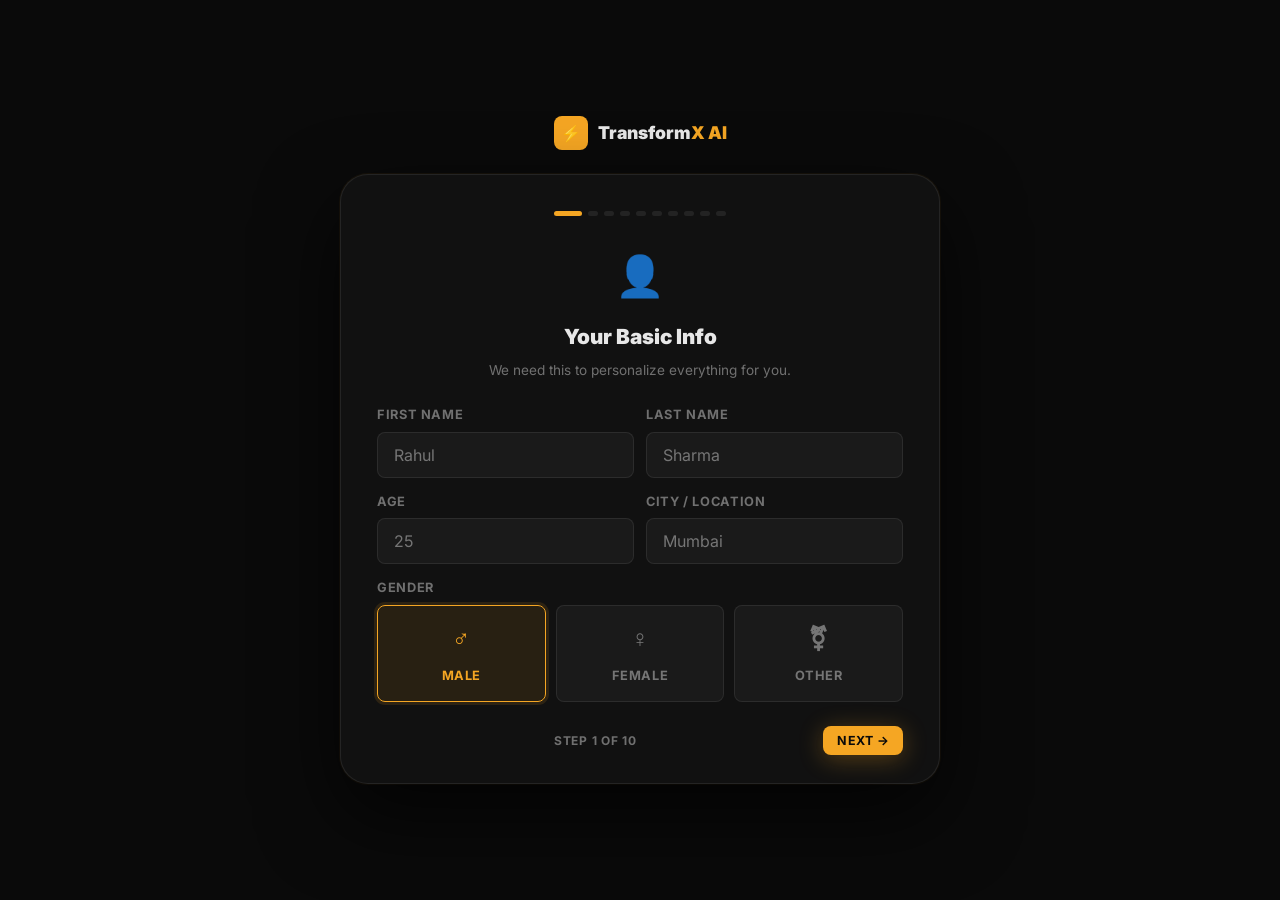
<file: onboarding.html>
<!DOCTYPE html>
<html lang="en" data-theme="dark">
<head>
  <meta charset="UTF-8">
  <meta name="viewport" content="width=device-width, initial-scale=1.0, viewport-fit=cover">
  <title>Setup Profile — TransformX AI</title>
  <meta name="theme-color" content="#0a0a0a">
  <link rel="icon" href="data:image/svg+xml,<svg xmlns='http://www.w3.org/2000/svg' viewBox='0 0 100 100'><text y='.9em' font-size='90'>⚡</text></svg>">
  <link rel="stylesheet" href="css/style.css">
  <style>
    body { min-height: 100vh; display: flex; flex-direction: column; background: var(--black); }
    .onboarding-wrap {
      flex: 1; display: flex; flex-direction: column;
      align-items: center; justify-content: center;
      padding: 24px 16px;
      padding-top: calc(24px + env(safe-area-inset-top));
      padding-bottom: calc(24px + env(safe-area-inset-bottom));
    }
    .onboarding-card {
      width: 100%; max-width: 600px;
      background: var(--bg-2);
      border: 1px solid var(--border);
      border-radius: var(--radius-xl);
      padding: 36px 36px 28px;
      box-shadow: 0 32px 80px rgba(0,0,0,0.7), 0 0 0 1px rgba(245,166,35,0.06);
    }
    @media (max-width: 600px) {
      .onboarding-card { border-radius: var(--radius-lg); padding: 24px 20px 20px; }
    }
    @media (max-width: 360px) {
      .onboarding-card { padding: 20px 14px 16px; }
    }

    /* Progress dots */
    .step-dots { display: flex; gap: 6px; justify-content: center; margin-bottom: 28px; flex-wrap: wrap; }
    .step-dot {
      height: 5px; border-radius: 999px; background: var(--border); transition: all 0.35s ease;
    }
    .step-dot.active { background: var(--gold); width: 28px; }
    .step-dot:not(.active) { width: 10px; }
    .step-dot.done { background: #10b981; width: 10px; }

    /* Step header */
    .step-header { text-align: center; margin-bottom: 24px; }
    .step-emoji { font-size: 2.5rem; margin-bottom: 12px; }
    .step-title { font-size: 1.3rem; font-weight: 900; margin-bottom: 6px; }
    .step-sub { font-size: 0.85rem; color: var(--text-muted); }

    /* Steps */
    .step { display: none; }
    .step.active { display: block; animation: fadeIn 0.3s ease; }

    /* Option grid */
    .option-grid { display: grid; grid-template-columns: repeat(auto-fill, minmax(120px, 1fr)); gap: 10px; }
    .option-grid-2 { grid-template-columns: repeat(2, 1fr); }
    .option-grid-3 { grid-template-columns: repeat(3, 1fr); }
    @media (max-width: 400px) {
      .option-grid { grid-template-columns: repeat(2, 1fr); }
      .option-grid-3 { grid-template-columns: repeat(2, 1fr); }
    }
    .option-btn {
      background: var(--bg-3); border: 1.5px solid var(--border);
      border-radius: var(--radius-sm); padding: 14px 10px;
      cursor: pointer; display: flex; flex-direction: column;
      align-items: center; gap: 8px; font-size: 0.8rem;
      font-weight: 700; color: var(--text-muted); transition: var(--transition-fast);
      text-align: center; text-transform: uppercase; letter-spacing: 0.04em; min-height: 70px;
      justify-content: center;
    }
    .option-btn:hover { border-color: var(--gold); color: var(--gold); background: var(--gold-10); }
    .option-btn.selected { border-color: var(--gold); color: var(--gold); background: var(--gold-10); box-shadow: 0 0 0 3px rgba(245,166,35,0.12); }
    .option-icon { font-size: 1.5rem; }

    /* Navigation */
    .step-nav { display: flex; align-items: center; gap: 10px; margin-top: 24px; }
    .step-counter { font-size: 0.75rem; color: var(--text-muted); font-weight: 700; margin: 0 auto; text-transform: uppercase; letter-spacing: 0.06em; }

    /* Sliders */
    .range-wrap { margin: 8px 0; }
    .range-input {
      -webkit-appearance: none; width: 100%; height: 6px;
      border-radius: 999px; background: var(--bg-4); outline: none;
      cursor: pointer;
    }
    .range-input::-webkit-slider-thumb {
      -webkit-appearance: none; width: 22px; height: 22px;
      border-radius: 50%; background: var(--gold); cursor: pointer;
      box-shadow: 0 0 0 4px rgba(245,166,35,0.2);
    }
    .range-input::-moz-range-thumb {
      width: 22px; height: 22px;
      border-radius: 50%; background: var(--gold); cursor: pointer; border: none;
    }
    .range-value {
      text-align: center; font-size: 2rem; font-weight: 900; color: var(--gold);
      margin: 8px 0; font-family: 'Bebas Neue', sans-serif; letter-spacing: 0.05em;
    }
    .range-label { display: flex; justify-content: space-between; font-size: 0.72rem; color: var(--text-muted); margin-top: 4px; font-weight: 600; }

    /* Input row */
    .input-row { display: grid; grid-template-columns: 1fr 1fr; gap: 12px; }
    @media (max-width: 360px) { .input-row { grid-template-columns: 1fr; } }

    /* Success step */
    .success-step { text-align: center; padding: 24px 0; }
    .success-ring {
      width: 100px; height: 100px; border-radius: 50%;
      background: var(--gold-10); border: 3px solid var(--gold);
      display: flex; align-items: center; justify-content: center;
      font-size: 3rem; margin: 0 auto 20px;
      animation: pulse 1.5s ease-in-out infinite;
    }
    @keyframes pulse { 0%, 100% { box-shadow: 0 0 0 0 rgba(245,166,35,0.3); } 70% { box-shadow: 0 0 0 20px rgba(245,166,35,0); } }

    /* Checkboxes multi-select */
    .check-grid { display: grid; grid-template-columns: repeat(auto-fill, minmax(160px, 1fr)); gap: 8px; }
    @media (max-width: 400px) { .check-grid { grid-template-columns: 1fr; } }
    .check-item {
      display: flex; align-items: center; gap: 10px;
      background: var(--bg-3); border: 1.5px solid var(--border);
      border-radius: var(--radius-sm); padding: 12px;
      cursor: pointer; font-size: 0.82rem; font-weight: 600;
      color: var(--text-muted); transition: var(--transition-fast);
    }
    .check-item.selected { border-color: var(--gold); color: var(--gold); background: var(--gold-10); }
    .check-box {
      width: 20px; height: 20px; border-radius: 5px;
      border: 2px solid var(--border); flex-shrink: 0;
      display: flex; align-items: center; justify-content: center;
      font-size: 0.75rem; font-weight: 900; color: var(--black);
      transition: var(--transition-fast);
    }
    .check-item.selected .check-box { background: var(--gold); border-color: var(--gold); }
  </style>
</head>
<body>

<div class="onboarding-wrap">
  <!-- Top Logo -->
  <div style="display:flex;align-items:center;gap:10px;margin-bottom:24px;font-weight:900;font-size:1.1rem;">
    <div style="width:34px;height:34px;background:var(--gold);border-radius:8px;display:flex;align-items:center;justify-content:center;font-size:1rem;color:var(--black);">⚡</div>
    <span>Transform<span style="color:var(--gold);">X AI</span></span>
  </div>

  <div class="onboarding-card">
    <!-- Progress Dots -->
    <div class="step-dots" id="stepDots"></div>

    <!-- ===== STEP 1: BASICS ===== -->
    <div class="step active" id="step1">
      <div class="step-header">
        <div class="step-emoji">👤</div>
        <div class="step-title">Your Basic Info</div>
        <div class="step-sub">We need this to personalize everything for you.</div>
      </div>
      <div style="display:flex;flex-direction:column;gap:14px;">
        <div class="input-row">
          <div class="input-group">
            <label class="input-label">First Name</label>
            <input type="text" class="input" id="ob_first" placeholder="Rahul" autocomplete="given-name">
          </div>
          <div class="input-group">
            <label class="input-label">Last Name</label>
            <input type="text" class="input" id="ob_last" placeholder="Sharma" autocomplete="family-name">
          </div>
        </div>
        <div class="input-row">
          <div class="input-group">
            <label class="input-label">Age</label>
            <input type="number" class="input" id="ob_age" placeholder="25" min="13" max="80">
          </div>
          <div class="input-group">
            <label class="input-label">City / Location</label>
            <input type="text" class="input" id="ob_city" placeholder="Mumbai" autocomplete="address-level2">
          </div>
        </div>
        <div class="input-group">
          <label class="input-label">Gender</label>
          <div class="option-grid option-grid-3">
            <div class="option-btn selected" id="gender_male" onclick="selectOne('gender', this, 'Male')">
              <div class="option-icon">♂️</div>Male
            </div>
            <div class="option-btn" id="gender_female" onclick="selectOne('gender', this, 'Female')">
              <div class="option-icon">♀️</div>Female
            </div>
            <div class="option-btn" id="gender_other" onclick="selectOne('gender', this, 'Other')">
              <div class="option-icon">⚧</div>Other
            </div>
          </div>
        </div>
      </div>
    </div>

    <!-- ===== STEP 2: BODY STATS ===== -->
    <div class="step" id="step2">
      <div class="step-header">
        <div class="step-emoji">⚖️</div>
        <div class="step-title">Your Body Stats</div>
        <div class="step-sub">Used to calculate your exact calorie and protein targets.</div>
      </div>
      <div style="display:flex;flex-direction:column;gap:20px;">
        <div class="input-group">
          <label class="input-label">Current Weight</label>
          <div class="range-value" id="weightVal">75 kg</div>
          <div class="range-wrap">
            <input type="range" class="range-input" id="ob_weight" min="35" max="200" value="75" oninput="rangeUpdate('ob_weight','weightVal','','kg')">
          </div>
          <div class="range-label"><span>35 kg</span><span>200 kg</span></div>
        </div>
        <div class="input-group">
          <label class="input-label">Target Weight</label>
          <div class="range-value" id="targetWeightVal">68 kg</div>
          <div class="range-wrap">
            <input type="range" class="range-input" id="ob_targetWeight" min="35" max="200" value="68" oninput="rangeUpdate('ob_targetWeight','targetWeightVal','','kg')">
          </div>
          <div class="range-label"><span>35 kg</span><span>200 kg</span></div>
        </div>
        <div class="input-group">
          <label class="input-label">Height</label>
          <div class="range-value" id="heightVal">175 cm</div>
          <div class="range-wrap">
            <input type="range" class="range-input" id="ob_height" min="140" max="220" value="175" oninput="rangeUpdate('ob_height','heightVal','','cm')">
          </div>
          <div class="range-label"><span>140 cm</span><span>220 cm</span></div>
        </div>
        <div class="input-group">
          <label class="input-label">Estimated Body Fat %</label>
          <div class="option-grid" style="grid-template-columns:repeat(auto-fill,minmax(110px,1fr));">
            <div class="option-btn selected" onclick="selectOne('bf', this, '8-12%')"><span class="option-icon">💎</span>8-12% Athletic</div>
            <div class="option-btn" onclick="selectOne('bf', this, '12-17%')"><span class="option-icon">🏃</span>12-17% Fit</div>
            <div class="option-btn" onclick="selectOne('bf', this, '17-22%')"><span class="option-icon">💪</span>17-22% Average</div>
            <div class="option-btn" onclick="selectOne('bf', this, '22-28%')"><span class="option-icon">🔥</span>22-28% Above Avg</div>
            <div class="option-btn" onclick="selectOne('bf', this, '28%+')"><span class="option-icon">⚡</span>28%+ High</div>
            <div class="option-btn" onclick="selectOne('bf', this, 'Unsure')"><span class="option-icon">❓</span>Not Sure</div>
          </div>
        </div>
      </div>
    </div>

    <!-- ===== STEP 3: FITNESS GOALS ===== -->
    <div class="step" id="step3">
      <div class="step-header">
        <div class="step-emoji">🎯</div>
        <div class="step-title">What Are Your Goals?</div>
        <div class="step-sub">Select all that apply. We'll prioritize your top goal.</div>
      </div>
      <div class="check-grid" id="goalsGrid">
        <div class="check-item selected" onclick="toggleCheck(this,'Fat Loss')">
          <div class="check-box">✓</div><span>🔥 Fat Loss</span>
        </div>
        <div class="check-item" onclick="toggleCheck(this,'Muscle Gain')">
          <div class="check-box"></div><span>💪 Muscle Gain</span>
        </div>
        <div class="check-item" onclick="toggleCheck(this,'Body Recomposition')">
          <div class="check-box"></div><span>⚡ Body Recomp</span>
        </div>
        <div class="check-item" onclick="toggleCheck(this,'Increase Strength')">
          <div class="check-box"></div><span>🏋️ Strength</span>
        </div>
        <div class="check-item" onclick="toggleCheck(this,'Improve Endurance')">
          <div class="check-box"></div><span>🏃 Endurance</span>
        </div>
        <div class="check-item" onclick="toggleCheck(this,'Improve Flexibility')">
          <div class="check-box"></div><span>🧘 Flexibility</span>
        </div>
        <div class="check-item" onclick="toggleCheck(this,'Better Sleep')">
          <div class="check-box"></div><span>😴 Better Sleep</span>
        </div>
        <div class="check-item" onclick="toggleCheck(this,'General Health')">
          <div class="check-box"></div><span>❤️ General Health</span>
        </div>
        <div class="check-item" onclick="toggleCheck(this,'Athletic Performance')">
          <div class="check-box"></div><span>🏆 Performance</span>
        </div>
        <div class="check-item" onclick="toggleCheck(this,'Grooming & Lifestyle')">
          <div class="check-box"></div><span>✨ Grooming</span>
        </div>
      </div>
    </div>

    <!-- ===== STEP 4: FITNESS LEVEL ===== -->
    <div class="step" id="step4">
      <div class="step-header">
        <div class="step-emoji">💪</div>
        <div class="step-title">Fitness Level</div>
        <div class="step-sub">Be honest — this determines exercise difficulty.</div>
      </div>
      <div style="display:flex;flex-direction:column;gap:10px;">
        <div class="option-btn selected" id="fl_beginner" onclick="selectOne('fl',this,'Beginner')" style="flex-direction:row;justify-content:flex-start;padding:16px;">
          <span class="option-icon">🌱</span>
          <div>
            <div style="font-size:0.9rem;font-weight:800;text-align:left;">Beginner</div>
            <div style="font-size:0.75rem;font-weight:400;color:var(--text-muted);text-align:left;text-transform:none;letter-spacing:0;">Less than 1 year of training</div>
          </div>
        </div>
        <div class="option-btn" id="fl_intermediate" onclick="selectOne('fl',this,'Intermediate')" style="flex-direction:row;justify-content:flex-start;padding:16px;">
          <span class="option-icon">🏋️</span>
          <div>
            <div style="font-size:0.9rem;font-weight:800;text-align:left;">Intermediate</div>
            <div style="font-size:0.75rem;font-weight:400;color:var(--text-muted);text-align:left;text-transform:none;letter-spacing:0;">1-3 years, know the basics</div>
          </div>
        </div>
        <div class="option-btn" id="fl_advanced" onclick="selectOne('fl',this,'Advanced')" style="flex-direction:row;justify-content:flex-start;padding:16px;">
          <span class="option-icon">🏆</span>
          <div>
            <div style="font-size:0.9rem;font-weight:800;text-align:left;">Advanced</div>
            <div style="font-size:0.75rem;font-weight:400;color:var(--text-muted);text-align:left;text-transform:none;letter-spacing:0;">3+ years, serious training</div>
          </div>
        </div>
        <div class="option-btn" id="fl_athlete" onclick="selectOne('fl',this,'Athlete')" style="flex-direction:row;justify-content:flex-start;padding:16px;">
          <span class="option-icon">⚡</span>
          <div>
            <div style="font-size:0.9rem;font-weight:800;text-align:left;">Athlete</div>
            <div style="font-size:0.75rem;font-weight:400;color:var(--text-muted);text-align:left;text-transform:none;letter-spacing:0;">Competitive or sport-specific</div>
          </div>
        </div>
      </div>
    </div>

    <!-- ===== STEP 5: ACTIVITY LEVEL ===== -->
    <div class="step" id="step5">
      <div class="step-header">
        <div class="step-emoji">🏃</div>
        <div class="step-title">Daily Activity Level</div>
        <div class="step-sub">Think about your job and non-gym activity.</div>
      </div>
      <div style="display:flex;flex-direction:column;gap:10px;">
        <div class="option-btn" onclick="selectOne('activity',this,'Sedentary (desk job, little movement)')" style="flex-direction:row;justify-content:flex-start;padding:16px;">
          <span class="option-icon">💻</span>
          <div>
            <div style="font-size:0.88rem;font-weight:800;text-align:left;">Sedentary</div>
            <div style="font-size:0.75rem;color:var(--text-muted);text-align:left;text-transform:none;letter-spacing:0;">Desk job, minimal movement, TDEE ×1.2</div>
          </div>
        </div>
        <div class="option-btn" onclick="selectOne('activity',this,'Lightly Active (light exercise 1-3 days/week)')" style="flex-direction:row;justify-content:flex-start;padding:16px;">
          <span class="option-icon">🚶</span>
          <div>
            <div style="font-size:0.88rem;font-weight:800;text-align:left;">Lightly Active</div>
            <div style="font-size:0.75rem;color:var(--text-muted);text-align:left;text-transform:none;letter-spacing:0;">Light walks or exercise 1-3 days, TDEE ×1.375</div>
          </div>
        </div>
        <div class="option-btn selected" onclick="selectOne('activity',this,'Moderately Active (3-5 days/week)')" style="flex-direction:row;justify-content:flex-start;padding:16px;">
          <span class="option-icon">🏋️</span>
          <div>
            <div style="font-size:0.88rem;font-weight:800;text-align:left;">Moderately Active</div>
            <div style="font-size:0.75rem;color:var(--text-muted);text-align:left;text-transform:none;letter-spacing:0;">Gym 3-5 days/week, TDEE ×1.55</div>
          </div>
        </div>
        <div class="option-btn" onclick="selectOne('activity',this,'Very Active (hard exercise 6-7 days/week)')" style="flex-direction:row;justify-content:flex-start;padding:16px;">
          <span class="option-icon">🔥</span>
          <div>
            <div style="font-size:0.88rem;font-weight:800;text-align:left;">Very Active</div>
            <div style="font-size:0.75rem;color:var(--text-muted);text-align:left;text-transform:none;letter-spacing:0;">Hard training 6-7 days, physical job, TDEE ×1.725</div>
          </div>
        </div>
        <div class="option-btn" onclick="selectOne('activity',this,'Extra Active (athlete, 2x/day training)')" style="flex-direction:row;justify-content:flex-start;padding:16px;">
          <span class="option-icon">⚡</span>
          <div>
            <div style="font-size:0.88rem;font-weight:800;text-align:left;">Extra Active</div>
            <div style="font-size:0.75rem;color:var(--text-muted);text-align:left;text-transform:none;letter-spacing:0;">Athlete, 2x daily, physical job, TDEE ×1.9</div>
          </div>
        </div>
      </div>
    </div>

    <!-- ===== STEP 6: WORKOUT DAYS ===== -->
    <div class="step" id="step6">
      <div class="step-header">
        <div class="step-emoji">📅</div>
        <div class="step-title">Workout Frequency</div>
        <div class="step-sub">How many days per week can you train?</div>
      </div>
      <div class="input-group" style="margin-bottom:20px;">
        <label class="input-label">Days per week</label>
        <div class="range-value" id="workoutDaysVal">4 days</div>
        <div class="range-wrap">
          <input type="range" class="range-input" id="ob_workoutDays" min="2" max="7" value="4" oninput="rangeUpdate('ob_workoutDays','workoutDaysVal','','day',true)">
        </div>
        <div class="range-label"><span>2 days</span><span>7 days</span></div>
      </div>
      <div class="input-group">
        <label class="input-label">Equipment Available</label>
        <div class="check-grid">
          <div class="check-item selected" onclick="toggleCheck(this,'Gym')"><div class="check-box">✓</div><span>🏋️ Full Gym</span></div>
          <div class="check-item" onclick="toggleCheck(this,'Home Gym')"><div class="check-box"></div><span>🏠 Home Gym</span></div>
          <div class="check-item" onclick="toggleCheck(this,'Dumbbells')"><div class="check-box"></div><span>💪 Dumbbells</span></div>
          <div class="check-item" onclick="toggleCheck(this,'Resistance Bands')"><div class="check-box"></div><span>🎗️ Bands</span></div>
          <div class="check-item" onclick="toggleCheck(this,'Bodyweight Only')"><div class="check-box"></div><span>🤸 Bodyweight</span></div>
          <div class="check-item" onclick="toggleCheck(this,'Barbell')"><div class="check-box"></div><span>🏋️ Barbell</span></div>
        </div>
      </div>
    </div>

    <!-- ===== STEP 7: DIET =====  -->
    <div class="step" id="step7">
      <div class="step-header">
        <div class="step-emoji">🥗</div>
        <div class="step-title">Your Diet Type</div>
        <div class="step-sub">This determines your food recommendations and meal plans.</div>
      </div>
      <div class="option-grid option-grid-2" style="margin-bottom:20px;">
        <div class="option-btn selected" onclick="selectOne('diet',this,'Non-Vegetarian')"><span class="option-icon">🍗</span>Non-Vegetarian</div>
        <div class="option-btn" onclick="selectOne('diet',this,'Vegetarian')"><span class="option-icon">🥦</span>Vegetarian</div>
        <div class="option-btn" onclick="selectOne('diet',this,'Vegan')"><span class="option-icon">🌱</span>Vegan</div>
        <div class="option-btn" onclick="selectOne('diet',this,'Eggetarian')"><span class="option-icon">🥚</span>Eggetarian</div>
        <div class="option-btn" onclick="selectOne('diet',this,'Keto')"><span class="option-icon">🥑</span>Keto</div>
        <div class="option-btn" onclick="selectOne('diet',this,'Jain')"><span class="option-icon">🙏</span>Jain</div>
      </div>
      <div class="input-group">
        <label class="input-label">Daily Food Budget (approx)</label>
        <div class="option-grid option-grid-3">
          <div class="option-btn" onclick="selectOne('food_budget',this,'₹100-200')"><span class="option-icon">💰</span>₹100-200</div>
          <div class="option-btn selected" onclick="selectOne('food_budget',this,'₹200-400')"><span class="option-icon">💵</span>₹200-400</div>
          <div class="option-btn" onclick="selectOne('food_budget',this,'₹400-700')"><span class="option-icon">💴</span>₹400-700</div>
          <div class="option-btn" onclick="selectOne('food_budget',this,'₹700+')"><span class="option-icon">💎</span>₹700+</div>
          <div class="option-btn" onclick="selectOne('food_budget',this,'No limit')"><span class="option-icon">🚀</span>No Limit</div>
        </div>
      </div>
    </div>

    <!-- ===== STEP 8: HEALTH =====  -->
    <div class="step" id="step8">
      <div class="step-header">
        <div class="step-emoji">❤️</div>
        <div class="step-title">Health Conditions</div>
        <div class="step-sub">Select any that apply. Helps AI personalize your plan safely.</div>
      </div>
      <div class="check-grid" id="conditionsGrid" style="margin-bottom:16px;">
        <div class="check-item" onclick="toggleCheck(this,'Diabetes')"><div class="check-box"></div><span>🩸 Diabetes</span></div>
        <div class="check-item" onclick="toggleCheck(this,'Hypertension')"><div class="check-box"></div><span>❤️ Hypertension</span></div>
        <div class="check-item" onclick="toggleCheck(this,'Thyroid Issues')"><div class="check-box"></div><span>🦋 Thyroid</span></div>
        <div class="check-item" onclick="toggleCheck(this,'PCOS')"><div class="check-box"></div><span>⚡ PCOS</span></div>
        <div class="check-item" onclick="toggleCheck(this,'Back Pain')"><div class="check-box"></div><span>🦴 Back Pain</span></div>
        <div class="check-item" onclick="toggleCheck(this,'Knee Issues')"><div class="check-box"></div><span>🦵 Knee Issues</span></div>
        <div class="check-item" onclick="toggleCheck(this,'Heart Condition')"><div class="check-box"></div><span>💓 Heart Issue</span></div>
        <div class="check-item" onclick="toggleCheck(this,'None')"><div class="check-box"></div><span>✅ None / Healthy</span></div>
      </div>
      <div class="input-group">
        <label class="input-label">Any injuries or specific issues? (optional)</label>
        <input type="text" class="input" id="ob_injuries" placeholder="e.g. Right shoulder pain, pulled hamstring..." autocomplete="off">
      </div>
    </div>

    <!-- ===== STEP 9: SCHEDULE =====  -->
    <div class="step" id="step9">
      <div class="step-header">
        <div class="step-emoji">⏰</div>
        <div class="step-title">Your Preferences</div>
        <div class="step-sub">Helps us recommend optimal workout times and supplements.</div>
      </div>
      <div style="display:flex;flex-direction:column;gap:16px;">
        <div class="input-group">
          <label class="input-label">Preferred Workout Time</label>
          <div class="option-grid option-grid-3">
            <div class="option-btn selected" onclick="selectOne('workout_time',this,'Early Morning (5-7am)')"><span class="option-icon">🌅</span>5-7 AM</div>
            <div class="option-btn" onclick="selectOne('workout_time',this,'Morning (7-10am)')"><span class="option-icon">☀️</span>7-10 AM</div>
            <div class="option-btn" onclick="selectOne('workout_time',this,'Afternoon (12-3pm)')"><span class="option-icon">🕛</span>Afternoon</div>
            <div class="option-btn" onclick="selectOne('workout_time',this,'Evening (5-7pm)')"><span class="option-icon">🌆</span>Evening</div>
            <div class="option-btn" onclick="selectOne('workout_time',this,'Night (8-10pm)')"><span class="option-icon">🌙</span>Night</div>
            <div class="option-btn" onclick="selectOne('workout_time',this,'Flexible')"><span class="option-icon">⚡</span>Flexible</div>
          </div>
        </div>
        <div class="input-group">
          <label class="input-label">Monthly Supplement Budget</label>
          <div class="option-grid option-grid-3">
            <div class="option-btn selected" onclick="selectOne('supp_budget',this,'None (food only)')"><span class="option-icon">🥗</span>None</div>
            <div class="option-btn" onclick="selectOne('supp_budget',this,'₹500-1000')"><span class="option-icon">💰</span>₹500-1K</div>
            <div class="option-btn" onclick="selectOne('supp_budget',this,'₹1000-2500')"><span class="option-icon">💵</span>₹1-2.5K</div>
            <div class="option-btn" onclick="selectOne('supp_budget',this,'₹2500+')"><span class="option-icon">💎</span>₹2.5K+</div>
          </div>
        </div>
        <div class="input-group">
          <label class="input-label">App Notifications</label>
          <div style="display:flex;flex-direction:column;gap:8px;">
            <div style="display:flex;align-items:center;justify-content:space-between;padding:10px 14px;background:var(--bg-3);border-radius:var(--radius-sm);">
              <span style="font-size:0.85rem;font-weight:600;">💪 Workout reminders</span>
              <div class="toggle on" id="notif_workout" onclick="this.classList.toggle('on')"></div>
            </div>
            <div style="display:flex;align-items:center;justify-content:space-between;padding:10px 14px;background:var(--bg-3);border-radius:var(--radius-sm);">
              <span style="font-size:0.85rem;font-weight:600;">🥗 Meal logging reminders</span>
              <div class="toggle on" id="notif_meals" onclick="this.classList.toggle('on')"></div>
            </div>
            <div style="display:flex;align-items:center;justify-content:space-between;padding:10px 14px;background:var(--bg-3);border-radius:var(--radius-sm);">
              <span style="font-size:0.85rem;font-weight:600;">💧 Water reminders</span>
              <div class="toggle on" id="notif_water" onclick="this.classList.toggle('on')"></div>
            </div>
          </div>
        </div>
      </div>
    </div>

    <!-- ===== STEP 10: COMPLETE =====  -->
    <div class="step" id="step10">
      <div class="success-step">
        <div class="success-ring">⚡</div>
        <h2 style="font-size:1.5rem;margin-bottom:8px;">Your Plan is Ready!</h2>
        <p id="planSummaryText" style="font-size:0.88rem;color:var(--text-muted);margin-bottom:24px;line-height:1.7;"></p>
        <div id="planCards" style="display:grid;grid-template-columns:1fr 1fr 1fr;gap:10px;margin-bottom:24px;text-align:center;">
          <!-- Rendered by JS -->
        </div>
        <div id="motivationalQuote" style="background:var(--gold-10);border:1px solid var(--gold-20);border-radius:var(--radius-sm);padding:14px 18px;font-size:0.82rem;color:var(--text-dim);font-style:italic;margin-bottom:24px;line-height:1.7;"></div>
        <button class="btn btn-primary btn-full btn-lg" onclick="goToDashboard()">
          ⚡ Enter TransformX AI →
        </button>
      </div>
    </div>

    <!-- Navigation -->
    <div class="step-nav" id="stepNavigation">
      <button class="btn btn-ghost btn-sm" id="backBtn" onclick="prevStep()" style="display:none;">← Back</button>
      <span class="step-counter" id="stepCounter">Step 1 of 10</span>
      <button class="btn btn-primary btn-sm" id="nextBtn" onclick="nextStep()">Next →</button>
    </div>
  </div><!-- /onboarding-card -->
</div><!-- /onboarding-wrap -->

<!-- TOAST -->
<div class="toast-container" id="toastContainer"></div>

<script src="js/utils.js"></script>
<script>
// ===== STATE =====
const TOTAL_STEPS = 10;
let currentStep = 1;
const selections = {
  gender: 'Male', bf: '17-22%', goals: ['Fat Loss'],
  fl: 'Beginner', activity: 'Moderately Active (3-5 days/week)',
  diet: 'Non-Vegetarian', food_budget: '₹200-400',
  equipment: ['Gym'], conditions: [],
  workout_time: 'Early Morning (5-7am)', supp_budget: 'None (food only)'
};

// Prefill from existing user
const user = TXUtils.auth.getUser();
if (user) {
  document.getElementById('ob_first').value = user.firstName || '';
  document.getElementById('ob_last').value = user.lastName || '';
}
const existing = TXUtils.storage.get('user_profile');
if (existing) {
  if (existing.age) document.getElementById('ob_age').value = existing.age;
  if (existing.city) document.getElementById('ob_city').value = existing.city;
}

// Apply theme
TXUtils.theme.apply();

// ===== DOTS =====
function renderDots() {
  const c = document.getElementById('stepDots');
  c.innerHTML = Array.from({length: TOTAL_STEPS}, (_, i) => {
    const n = i + 1;
    const cls = n < currentStep ? 'done' : n === currentStep ? 'active' : '';
    return `<div class="step-dot ${cls}"></div>`;
  }).join('');
}

// ===== SELECT ONE =====
function selectOne(group, el, value) {
  document.querySelectorAll(`[onclick*="selectOne('${group}"`).forEach(b => b.classList.remove('selected'));
  el.classList.add('selected');
  selections[group] = value;
}

// ===== TOGGLE CHECK =====
function toggleCheck(el, value) {
  const group = el.closest('.check-grid').id || 'multi';
  if (value === 'None' || value === 'Healthy') {
    // Clear all others
    el.closest('.check-grid').querySelectorAll('.check-item').forEach(b => {
      b.classList.remove('selected'); b.querySelector('.check-box').textContent = '';
    });
    el.classList.add('selected'); el.querySelector('.check-box').textContent = '✓';
    if (group === 'conditionsGrid') selections.conditions = [value];
    else if (group === 'goalsGrid') selections.goals = [value];
    return;
  }
  el.classList.toggle('selected');
  const isSelected = el.classList.contains('selected');
  el.querySelector('.check-box').textContent = isSelected ? '✓' : '';

  // Manage arrays
  let arr;
  if (el.closest('#goalsGrid')) arr = selections.goals;
  else if (el.closest('#conditionsGrid')) arr = selections.conditions;
  else arr = selections.equipment;

  if (isSelected) { if (!arr.includes(value)) arr.push(value); }
  else { const i = arr.indexOf(value); if (i > -1) arr.splice(i, 1); }
}

// ===== RANGE =====
function rangeUpdate(inputId, displayId, prefix='', suffix='', plural=false) {
  const val = document.getElementById(inputId).value;
  let label = prefix + val;
  if (suffix) label += plural ? (val == 1 ? ' day' : ' days') : ' ' + suffix;
  document.getElementById(displayId).textContent = label;
}

// ===== NAVIGATE =====
function nextStep() {
  if (!validateStep()) return;
  if (currentStep < TOTAL_STEPS) {
    currentStep++;
    showStep();
  }
}
function prevStep() {
  if (currentStep > 1) { currentStep--; showStep(); }
}

function showStep() {
  document.querySelectorAll('.step').forEach(s => s.classList.remove('active'));
  document.getElementById('step' + currentStep).classList.add('active');
  document.getElementById('stepCounter').textContent = `Step ${currentStep} of ${TOTAL_STEPS}`;
  document.getElementById('backBtn').style.display = currentStep > 1 ? '' : 'none';
  document.getElementById('nextBtn').style.display = currentStep === TOTAL_STEPS ? 'none' : '';
  document.getElementById('stepNavigation').style.display = currentStep === TOTAL_STEPS ? 'none' : '';
  renderDots();
  if (currentStep === TOTAL_STEPS) buildPlan();
  window.scrollTo(0, 0);
}

// ===== VALIDATION =====
function validateStep() {
  if (currentStep === 1) {
    if (!document.getElementById('ob_first').value.trim()) { toast('error','Enter your first name'); return false; }
    if (!document.getElementById('ob_age').value) { toast('error','Enter your age'); return false; }
  }
  if (currentStep === 3) {
    if (!selections.goals.length) { toast('error','Select at least one goal'); return false; }
  }
  return true;
}

// ===== BUILD AI PLAN =====
function buildPlan() {
  const w = parseInt(document.getElementById('ob_weight').value) || 75;
  const h = parseInt(document.getElementById('ob_height').value) || 175;
  const age = parseInt(document.getElementById('ob_age').value) || 25;
  const g = selections.gender;
  const days = parseInt(document.getElementById('ob_workoutDays').value) || 4;

  // Compute BMR (Mifflin-St Jeor)
  let bmr = g === 'Male' ? (10*w + 6.25*h - 5*age + 5) : (10*w + 6.25*h - 5*age - 161);
  const tdeeMultipliers = {
    'Sedentary': 1.2, 'Lightly Active': 1.375, 'Moderately Active': 1.55, 'Very Active': 1.725, 'Extra Active': 1.9
  };
  const actKey = Object.keys(tdeeMultipliers).find(k => selections.activity.startsWith(k)) || 'Moderately Active';
  const tdee = Math.round(bmr * tdeeMultipliers[actKey]);

  // Calorie target based on goals
  const primaryGoal = selections.goals[0];
  let targetCals;
  if (primaryGoal === 'Fat Loss') targetCals = tdee - 500;
  else if (primaryGoal === 'Muscle Gain') targetCals = tdee + 300;
  else if (primaryGoal === 'Body Recomposition') targetCals = tdee - 100;
  else targetCals = tdee;
  targetCals = Math.max(1200, Math.round(targetCals / 50) * 50);

  // Macros
  const protein = Math.round(w * 2.2);
  const fat = Math.round(targetCals * 0.25 / 9);
  const carbs = Math.round((targetCals - protein*4 - fat*9) / 4);

  // Workout plan
  const workoutPlans = {
    2: { id: 'fb', name: 'Full Body 2x', schedule: [
      {day:'Monday',name:'Full Body A',exercises:['ex001','ex006','ex023','ex009','ex019','ex027']},
      {day:'Thursday',name:'Full Body B',exercises:['ex002','ex007','ex024','ex010','ex020','ex028']},
      {day:'Tuesday',name:'Rest',exercises:[]},{day:'Wednesday',name:'Rest',exercises:[]},
      {day:'Friday',name:'Rest',exercises:[]},{day:'Saturday',name:'Rest',exercises:[]},{day:'Sunday',name:'Rest',exercises:[]}
    ]},
    3: { id: 'ppl3', name: 'Push Pull Legs', schedule: [
      {day:'Monday',name:'Push',exercises:['ex001','ex003','ex012','ex013','ex019','ex020']},
      {day:'Wednesday',name:'Pull',exercises:['ex006','ex008','ex009','ex015','ex016','ex017']},
      {day:'Friday',name:'Legs',exercises:['ex023','ex024','ex025','ex027','ex028','ex031']},
      {day:'Tuesday',name:'Rest',exercises:[]},{day:'Thursday',name:'Rest',exercises:[]},
      {day:'Saturday',name:'Rest',exercises:[]},{day:'Sunday',name:'Rest',exercises:[]}
    ]},
    4: { id: 'ul4', name: 'Upper Lower 4x', schedule: [
      {day:'Monday',name:'Upper A',exercises:['ex001','ex006','ex003','ex009','ex012','ex015']},
      {day:'Tuesday',name:'Lower A',exercises:['ex023','ex024','ex025','ex027','ex028','ex031']},
      {day:'Thursday',name:'Upper B',exercises:['ex002','ex007','ex004','ex010','ex013','ex016']},
      {day:'Friday',name:'Lower B',exercises:['ex029','ex030','ex026','ex025','ex028','ex032']},
      {day:'Wednesday',name:'Rest',exercises:[]},{day:'Saturday',name:'Rest',exercises:[]},{day:'Sunday',name:'Rest',exercises:[]}
    ]},
    5: { id: 'bro5', name: 'Bro Split 5x', schedule: [
      {day:'Monday',name:'Chest & Triceps',exercises:['ex001','ex003','ex004','ex019','ex020','ex021']},
      {day:'Tuesday',name:'Back & Biceps',exercises:['ex006','ex007','ex008','ex015','ex016','ex017']},
      {day:'Wednesday',name:'Shoulders',exercises:['ex012','ex013','ex014','ex011','ex010','ex009']},
      {day:'Thursday',name:'Legs',exercises:['ex023','ex024','ex025','ex027','ex028','ex031']},
      {day:'Friday',name:'Arms',exercises:['ex019','ex020','ex015','ex016','ex021','ex018']},
      {day:'Saturday',name:'Rest',exercises:[]},{day:'Sunday',name:'Rest',exercises:[]}
    ]},
    6: { id: 'ppl6', name: 'PPL 6x', schedule: [
      {day:'Monday',name:'Push',exercises:['ex001','ex003','ex012','ex013','ex019','ex020']},
      {day:'Tuesday',name:'Pull',exercises:['ex006','ex008','ex009','ex015','ex016','ex017']},
      {day:'Wednesday',name:'Legs',exercises:['ex023','ex024','ex025','ex027','ex028','ex031']},
      {day:'Thursday',name:'Push',exercises:['ex002','ex004','ex005','ex014','ex013','ex021']},
      {day:'Friday',name:'Pull',exercises:['ex007','ex010','ex011','ex016','ex018','ex016']},
      {day:'Saturday',name:'Legs',exercises:['ex029','ex030','ex026','ex025','ex028','ex032']},
      {day:'Sunday',name:'Rest',exercises:[]}
    ]},
    7: { id: 'full7', name: 'Daily Training 7x', schedule: [
      {day:'Monday',name:'Chest',exercises:['ex001','ex002','ex003','ex004','ex005','ex019']},
      {day:'Tuesday',name:'Back',exercises:['ex006','ex007','ex008','ex009','ex010','ex011']},
      {day:'Wednesday',name:'Shoulders',exercises:['ex012','ex013','ex014','ex015','ex010','ex009']},
      {day:'Thursday',name:'Legs',exercises:['ex023','ex024','ex025','ex027','ex028','ex031']},
      {day:'Friday',name:'Arms',exercises:['ex015','ex016','ex017','ex019','ex020','ex021']},
      {day:'Saturday',name:'Full Body',exercises:['ex001','ex006','ex023','ex012','ex019','ex027']},
      {day:'Sunday',name:'Active Recovery',exercises:['ex038','ex039','ex040','ex041','ex042']}
    ]}
  };
  const wp = workoutPlans[Math.min(7, Math.max(2, days))] || workoutPlans[4];
  wp.days = days;

  const profile = {
    firstName: document.getElementById('ob_first').value.trim() || user?.firstName || 'Champion',
    lastName: document.getElementById('ob_last').value.trim() || user?.lastName || '',
    age, gender: g, weight: w,
    height: h,
    targetWeight: parseInt(document.getElementById('ob_targetWeight').value) || 68,
    bodyFat: selections.bf,
    fitnessLevel: selections.fl,
    goals: selections.goals,
    equipment: selections.equipment,
    activityLevel: selections.activity,
    dietType: selections.diet,
    foodBudget: selections.food_budget,
    suppBudget: selections.supp_budget,
    workoutDays: days,
    workoutTime: selections.workout_time,
    conditions: selections.conditions,
    injuries: document.getElementById('ob_injuries').value.trim(),
    city: document.getElementById('ob_city').value.trim() || 'India',
    notif_workout: document.getElementById('notif_workout').classList.contains('on'),
    notif_meals: document.getElementById('notif_meals').classList.contains('on'),
    notif_water: document.getElementById('notif_water').classList.contains('on'),
  };

  const aiPlan = { targetCalories: targetCals, tdee, bmr: Math.round(bmr), macros: { protein, carbs, fat }, workout_plan: wp, generated_at: new Date().toISOString().split('T')[0] };

  TXUtils.storage.set('user_profile', profile);
  TXUtils.storage.set('ai_plan', aiPlan);
  TXUtils.storage.set('onboarding_complete', true);
  TXUtils.xp.add(100, 'Completed onboarding');

  // Render summary
  document.getElementById('planSummaryText').innerHTML = `
    Hey <strong style="color:var(--gold);">${profile.firstName}</strong>! Your personalized plan is ready based on your body stats, goals, and lifestyle. 
    Your daily calorie target is <strong style="color:var(--gold);">${targetCals} kcal</strong> and you'll train <strong style="color:var(--gold);">${days} days/week</strong> with the <strong>${wp.name}</strong>.
  `;
  document.getElementById('planCards').innerHTML = `
    <div style="background:var(--bg-3);border:1px solid var(--border-gold);border-radius:var(--radius-sm);padding:12px;">
      <div style="font-size:1.4rem;font-weight:900;color:var(--gold);">${targetCals}</div>
      <div style="font-size:0.7rem;color:var(--text-muted);font-weight:700;text-transform:uppercase;">kcal/day</div>
    </div>
    <div style="background:var(--bg-3);border:1px solid var(--border-gold);border-radius:var(--radius-sm);padding:12px;">
      <div style="font-size:1.4rem;font-weight:900;color:var(--gold);">${protein}g</div>
      <div style="font-size:0.7rem;color:var(--text-muted);font-weight:700;text-transform:uppercase;">Protein</div>
    </div>
    <div style="background:var(--bg-3);border:1px solid var(--border-gold);border-radius:var(--radius-sm);padding:12px;">
      <div style="font-size:1.4rem;font-weight:900;color:var(--gold);">${days}x</div>
      <div style="font-size:0.7rem;color:var(--text-muted);font-weight:700;text-transform:uppercase;">Days/wk</div>
    </div>
  `;
  const quotes = [
    '"The only bad workout is the one that didn\'t happen." — Unknown',
    '"Success is the sum of small efforts repeated day in and day out." — Robert Collier',
    '"You don\'t find willpower. You build it." — Unknown',
    '"Your body can stand almost anything. It\'s your mind you have to convince." — Unknown',
    '"The secret to getting ahead is getting started." — Mark Twain'
  ];
  document.getElementById('motivationalQuote').textContent = quotes[Math.floor(Math.random() * quotes.length)];
}

function goToDashboard() { window.location.href = 'app.html'; }

// ===== TOAST =====
function toast(type, msg) {
  const t = document.createElement('div');
  t.className = `toast ${type}`;
  t.innerHTML = `<span>${{success:'✅',error:'❌',warning:'⚠️',info:'ℹ️'}[type]||'ℹ️'}</span><span>${msg}</span>`;
  document.getElementById('toastContainer').appendChild(t);
  setTimeout(() => { t.classList.add('removing'); setTimeout(() => t.remove(), 300); }, 3000);
}

// ===== INIT =====
renderDots();
showStep();

// Keyboard nav
document.addEventListener('keydown', e => {
  if (e.key === 'Enter' && currentStep < TOTAL_STEPS) nextStep();
  if (e.key === 'ArrowLeft' && currentStep > 1) prevStep();
  if (e.key === 'ArrowRight' && currentStep < TOTAL_STEPS) nextStep();
});
</script>
</body>
</html>
</file>
<file: css/style.css>
/* ============================================================
   TransformX AI — Premium 2-Color Design System
   Colors: #0a0a0a (Deep Black) + #f5a623 (Gold/Amber)
   ============================================================ */
@import url('https://fonts.googleapis.com/css2?family=Inter:wght@300;400;500;600;700;800;900&family=Bebas+Neue&display=swap');

/* ===== VARIABLES ===== */
:root {
  --gold: #f5a623;
  --gold-dark: #d4891a;
  --gold-light: #fbbf24;
  --gold-pale: #fef3c7;
  --black: #0a0a0a;
  --black-2: #111111;
  --black-3: #1a1a1a;
  --black-4: #222222;
  --black-5: #2a2a2a;
  --white: #ffffff;
  --white-90: rgba(255,255,255,0.9);
  --white-70: rgba(255,255,255,0.7);
  --white-40: rgba(255,255,255,0.4);
  --white-15: rgba(255,255,255,0.15);
  --white-08: rgba(255,255,255,0.08);
  --white-05: rgba(255,255,255,0.05);
  --gold-10: rgba(245,166,35,0.10);
  --gold-20: rgba(245,166,35,0.20);
  --gold-30: rgba(245,166,35,0.30);
  --gold-50: rgba(245,166,35,0.50);

  /* Semantic */
  --bg: var(--black);
  --bg-2: var(--black-2);
  --bg-3: var(--black-3);
  --bg-4: var(--black-4);
  --bg-5: var(--black-5);
  --border: var(--white-08);
  --border-gold: var(--gold-30);
  --text: var(--white-90);
  --text-dim: var(--white-70);
  --text-muted: var(--white-40);
  --primary: var(--gold);
  --primary-dark: var(--gold-dark);
  --primary-light: var(--gold-light);

  --sidebar-w: 260px;
  --header-h: 64px;
  --radius: 14px;
  --radius-sm: 8px;
  --radius-xs: 6px;
  --radius-lg: 20px;
  --radius-xl: 28px;
  --shadow: 0 4px 32px rgba(0,0,0,0.8);
  --shadow-gold: 0 0 40px rgba(245,166,35,0.15);
  --transition: all 0.25s cubic-bezier(0.4,0,0.2,1);
  --transition-fast: all 0.15s ease;
}

/* Light mode */
[data-theme="light"] {
  --bg: #f8f6f0;
  --bg-2: #ffffff;
  --bg-3: #faf9f5;
  --bg-4: #f0ede4;
  --bg-5: #e8e4d8;
  --border: rgba(0,0,0,0.08);
  --border-gold: rgba(245,166,35,0.35);
  --text: #0a0a0a;
  --text-dim: #333333;
  --text-muted: #888888;
  --white-08: rgba(0,0,0,0.06);
  --white-05: rgba(0,0,0,0.04);
  --white-15: rgba(0,0,0,0.12);
  --shadow: 0 4px 24px rgba(0,0,0,0.12);
  --shadow-gold: 0 0 40px rgba(245,166,35,0.12);
}

/* ===== RESET ===== */
*, *::before, *::after { box-sizing: border-box; margin: 0; padding: 0; }
html { scroll-behavior: smooth; font-size: 16px; }
body {
  font-family: 'Inter', -apple-system, BlinkMacSystemFont, sans-serif;
  background: var(--bg);
  color: var(--text);
  line-height: 1.6;
  -webkit-font-smoothing: antialiased;
  overflow-x: hidden;
  transition: background 0.3s ease, color 0.3s ease;
}
img { max-width: 100%; display: block; }
a { color: inherit; text-decoration: none; }
button { cursor: pointer; border: none; outline: none; font-family: inherit; }
input, textarea, select { font-family: inherit; outline: none; }
ul { list-style: none; }

/* ===== TYPOGRAPHY ===== */
h1 { font-size: clamp(2.2rem, 5vw, 4.5rem); font-weight: 900; letter-spacing: -0.03em; line-height: 1.05; }
h2 { font-size: clamp(1.6rem, 3vw, 2.8rem); font-weight: 800; letter-spacing: -0.02em; line-height: 1.15; }
h3 { font-size: 1.3rem; font-weight: 700; }
h4 { font-size: 1rem; font-weight: 600; }
p { color: var(--text-dim); }

.text-gold {
  background: linear-gradient(135deg, var(--gold-light), var(--gold), var(--gold-dark));
  -webkit-background-clip: text;
  -webkit-text-fill-color: transparent;
  background-clip: text;
}
.font-display { font-family: 'Bebas Neue', sans-serif; letter-spacing: 0.05em; }

/* ===== BUTTONS ===== */
.btn {
  display: inline-flex; align-items: center; justify-content: center; gap: 8px;
  padding: 11px 22px; border-radius: var(--radius-sm);
  font-size: 0.88rem; font-weight: 700; letter-spacing: 0.02em;
  transition: var(--transition); cursor: pointer; border: none;
  text-transform: uppercase;
}
.btn-primary {
  background: var(--gold);
  color: var(--black);
  box-shadow: 0 4px 24px rgba(245,166,35,0.3);
}
.btn-primary:hover {
  background: var(--gold-light);
  transform: translateY(-2px);
  box-shadow: 0 8px 32px rgba(245,166,35,0.45);
}
.btn-primary:active { transform: translateY(0); }
.btn-outline {
  background: transparent;
  border: 2px solid var(--gold);
  color: var(--gold);
}
.btn-outline:hover { background: var(--gold-10); transform: translateY(-2px); }
.btn-ghost {
  background: var(--white-08);
  color: var(--text-dim);
  border: 1px solid var(--border);
}
.btn-ghost:hover { background: var(--white-15); color: var(--text); }
.btn-secondary {
  background: var(--bg-4);
  color: var(--text-dim);
  border: 1px solid var(--border);
}
.btn-secondary:hover { background: var(--bg-5); color: var(--text); }
.btn-danger { background: #ef4444; color: white; }
.btn-danger:hover { background: #dc2626; transform: translateY(-1px); }
.btn-success { background: #10b981; color: white; }
.btn-success:hover { background: #059669; transform: translateY(-1px); }
.btn-sm { padding: 7px 14px; font-size: 0.78rem; }
.btn-lg { padding: 14px 28px; font-size: 1rem; }
.btn-xl { padding: 16px 36px; font-size: 1.1rem; }
.btn-full { width: 100%; }
.btn-icon { width: 40px; height: 40px; padding: 0; border-radius: var(--radius-xs); }

/* ===== CARDS ===== */
.card {
  background: var(--bg-2);
  border: 1px solid var(--border);
  border-radius: var(--radius);
  padding: 24px;
  transition: var(--transition);
}
.card:hover { border-color: var(--border-gold); }
.card-gold {
  background: linear-gradient(135deg, var(--gold-10), transparent);
  border-color: var(--border-gold);
}

/* ===== INPUTS ===== */
.input {
  width: 100%;
  background: var(--bg-3);
  border: 1.5px solid var(--border);
  border-radius: var(--radius-sm);
  padding: 12px 16px;
  color: var(--text);
  font-size: 0.9rem;
  transition: var(--transition-fast);
}
.input:focus { border-color: var(--gold); box-shadow: 0 0 0 3px rgba(245,166,35,0.12); }
.input::placeholder { color: var(--text-muted); }
.select {
  width: 100%;
  background: var(--bg-3);
  border: 1.5px solid var(--border);
  border-radius: var(--radius-sm);
  padding: 12px 16px;
  color: var(--text);
  font-size: 0.9rem;
  cursor: pointer;
  appearance: none;
  background-image: url("data:image/svg+xml,%3Csvg xmlns='http://www.w3.org/2000/svg' width='12' height='12' viewBox='0 0 12 12'%3E%3Cpath fill='%23888' d='M6 8L1 3h10z'/%3E%3C/svg%3E");
  background-repeat: no-repeat;
  background-position: right 14px center;
}
.select:focus { border-color: var(--gold); box-shadow: 0 0 0 3px rgba(245,166,35,0.12); }
.input-group { display: flex; flex-direction: column; gap: 6px; }
.input-label { font-size: 0.8rem; font-weight: 700; color: var(--text-muted); text-transform: uppercase; letter-spacing: 0.05em; }
.input-error { border-color: #ef4444 !important; }
.error-msg { font-size: 0.75rem; color: #ef4444; margin-top: 4px; }

/* ===== BADGES ===== */
.badge {
  display: inline-flex; align-items: center; gap: 4px;
  padding: 3px 10px; border-radius: 999px;
  font-size: 0.72rem; font-weight: 700;
  letter-spacing: 0.03em; text-transform: uppercase;
}
.badge-gold { background: var(--gold-20); color: var(--gold); border: 1px solid var(--gold-30); }
.badge-success { background: rgba(16,185,129,0.15); color: #10b981; border: 1px solid rgba(16,185,129,0.25); }
.badge-error { background: rgba(239,68,68,0.15); color: #ef4444; border: 1px solid rgba(239,68,68,0.25); }
.badge-info { background: rgba(59,130,246,0.15); color: #3b82f6; border: 1px solid rgba(59,130,246,0.25); }
.badge-warning { background: rgba(245,158,11,0.15); color: #f59e0b; border: 1px solid rgba(245,158,11,0.25); }
.badge-primary { background: var(--gold-10); color: var(--gold); border: 1px solid var(--gold-20); }

/* ===== TABS ===== */
.tabs { display: flex; gap: 4px; background: var(--bg-3); border-radius: var(--radius-sm); padding: 4px; overflow-x: auto; }
.tab {
  flex: 1; min-width: max-content; padding: 9px 16px; border-radius: 6px;
  font-size: 0.82rem; font-weight: 700; color: var(--text-muted); cursor: pointer;
  transition: var(--transition-fast); text-align: center; text-transform: uppercase; letter-spacing: 0.05em;
}
.tab:hover { color: var(--text); }
.tab.active { background: var(--gold); color: var(--black); }
.tab-content { display: none; }
.tab-content.active { display: block; }

/* ===== PROGRESS BAR ===== */
.progress-wrap {
  background: var(--white-08);
  border-radius: 999px;
  height: 6px;
  overflow: hidden;
}
.progress-bar {
  height: 100%;
  background: linear-gradient(90deg, var(--gold-dark), var(--gold-light));
  border-radius: 999px;
  transition: width 0.8s cubic-bezier(0.4,0,0.2,1);
}

/* ===== TOGGLE ===== */
.toggle {
  width: 44px; height: 24px;
  background: var(--bg-5);
  border-radius: 999px;
  position: relative; cursor: pointer;
  transition: var(--transition-fast);
  border: 1.5px solid var(--border);
  flex-shrink: 0;
}
.toggle::after {
  content: '';
  position: absolute; left: 2px; top: 50%; transform: translateY(-50%);
  width: 18px; height: 18px;
  background: var(--text-muted);
  border-radius: 50%;
  transition: var(--transition-fast);
}
.toggle.on { background: var(--gold); border-color: var(--gold); }
.toggle.on::after { left: calc(100% - 20px); background: var(--black); }

/* ===== MODAL ===== */
.modal-overlay {
  display: none;
  position: fixed; inset: 0;
  background: rgba(0,0,0,0.85);
  backdrop-filter: blur(8px);
  z-index: 1000;
  align-items: center; justify-content: center; padding: 20px;
}
.modal-overlay.active { display: flex; }
.modal {
  background: var(--bg-2);
  border: 1px solid var(--border-gold);
  border-radius: var(--radius-lg);
  width: 100%; max-width: 520px;
  max-height: 90vh; overflow-y: auto;
  box-shadow: 0 24px 80px rgba(0,0,0,0.9), var(--shadow-gold);
  animation: modalIn 0.3s cubic-bezier(0.4,0,0.2,1);
}
.modal-lg { max-width: 680px; }
@keyframes modalIn {
  from { opacity: 0; transform: translateY(24px) scale(0.97); }
  to { opacity: 1; transform: translateY(0) scale(1); }
}
.modal-header {
  display: flex; align-items: center; justify-content: space-between;
  padding: 20px 24px; border-bottom: 1px solid var(--border);
  position: sticky; top: 0; background: var(--bg-2); z-index: 1;
}
.modal-header h3 { font-size: 1.1rem; font-weight: 800; }
.modal-close {
  width: 32px; height: 32px; border-radius: 50%;
  background: var(--bg-4); color: var(--text-muted);
  font-size: 1rem; display: flex; align-items: center; justify-content: center;
  transition: var(--transition-fast);
}
.modal-close:hover { background: #ef4444; color: white; }
.modal-body { padding: 24px; }
.modal-footer {
  padding: 16px 24px; border-top: 1px solid var(--border);
  display: flex; justify-content: flex-end; gap: 10px;
}

/* ===== AVATAR ===== */
.avatar {
  width: 38px; height: 38px; border-radius: 50%;
  background: linear-gradient(135deg, var(--gold), var(--gold-dark));
  display: flex; align-items: center; justify-content: center;
  font-size: 0.9rem; font-weight: 800; color: var(--black);
  flex-shrink: 0;
}
.avatar-lg { width: 56px; height: 56px; font-size: 1.2rem; }
.avatar-xl { width: 80px; height: 80px; font-size: 1.6rem; }

/* ===== STAT CARD ===== */
.stat-card {
  background: var(--bg-2);
  border: 1px solid var(--border);
  border-radius: var(--radius);
  padding: 20px;
  position: relative;
  overflow: hidden;
  transition: var(--transition);
}
.stat-card::before {
  content: '';
  position: absolute; top: 0; left: 0; right: 0; height: 2px;
  background: linear-gradient(90deg, var(--gold), transparent);
}
.stat-card:hover { border-color: var(--border-gold); transform: translateY(-2px); box-shadow: var(--shadow-gold); }
.stat-icon { font-size: 1.6rem; margin-bottom: 12px; }
.stat-value { font-size: 2rem; font-weight: 900; color: var(--gold); line-height: 1; margin-bottom: 4px; }
.stat-label { font-size: 0.78rem; color: var(--text-muted); font-weight: 700; text-transform: uppercase; letter-spacing: 0.05em; }
.stat-change { font-size: 0.75rem; color: var(--text-muted); margin-top: 6px; }
.stat-change.up { color: #10b981; }

/* ===== DASHBOARD GRID ===== */
.dashboard-grid { display: grid; grid-template-columns: repeat(4, 1fr); gap: 16px; }
.dashboard-grid-3 { display: grid; grid-template-columns: 2fr 1fr; gap: 16px; }
.dashboard-grid-2 { display: grid; grid-template-columns: 1fr 1fr; gap: 16px; }
@media (max-width: 1200px) { .dashboard-grid { grid-template-columns: repeat(2, 1fr); } }
@media (max-width: 900px) {
  .dashboard-grid { grid-template-columns: 1fr 1fr; }
  .dashboard-grid-3, .dashboard-grid-2 { grid-template-columns: 1fr; }
}
@media (max-width: 600px) { .dashboard-grid { grid-template-columns: 1fr; } }

/* ===== PAGE SECTIONS ===== */
.page-section { display: none; }
.page-section.active { display: block; animation: fadeIn 0.35s ease; }
@keyframes fadeIn { from { opacity: 0; transform: translateY(12px); } to { opacity: 1; transform: translateY(0); } }

/* ===== XP BAR ===== */
.xp-bar-wrap { }
.xp-labels { display: flex; justify-content: space-between; font-size: 0.72rem; font-weight: 700; color: var(--text-muted); margin-bottom: 5px; }
.xp-bar { height: 5px; background: var(--white-08); border-radius: 999px; overflow: hidden; }
.xp-fill { height: 100%; background: linear-gradient(90deg, var(--gold-dark), var(--gold-light)); border-radius: 999px; transition: width 0.8s ease; }

/* ===== WATER DROPS ===== */
.water-drops { display: flex; gap: 6px; flex-wrap: wrap; }
.water-drop {
  width: 28px; height: 36px; border-radius: 50% 50% 50% 50% / 60% 60% 40% 40%;
  background: var(--bg-4); border: 1.5px solid var(--border);
  cursor: pointer; transition: var(--transition-fast);
}
.water-drop.filled { background: linear-gradient(180deg, #06b6d4, #0284c7); border-color: #0284c7; }
.water-drop:hover { transform: scale(1.1); }

/* ===== SIDEBAR ===== */
.sidebar {
  width: var(--sidebar-w);
  height: 100vh;
  background: var(--bg-2);
  border-right: 1px solid var(--border);
  position: fixed; left: 0; top: 0;
  display: flex; flex-direction: column;
  z-index: 100;
  transition: transform 0.3s cubic-bezier(0.4,0,0.2,1);
  overflow-y: auto; overflow-x: hidden;
}
.sidebar-logo {
  padding: 20px 20px 16px;
  display: flex; align-items: center; gap: 10px;
  border-bottom: 1px solid var(--border); flex-shrink: 0;
}
.sidebar-logo-icon {
  width: 38px; height: 38px; border-radius: var(--radius-xs);
  background: var(--gold);
  display: flex; align-items: center; justify-content: center;
  font-size: 1.2rem; color: var(--black); font-weight: 900;
}
.sidebar-logo-text { font-weight: 900; font-size: 1.1rem; letter-spacing: -0.02em; }
.sidebar-logo-text span { color: var(--gold); }
.sidebar-nav { padding: 16px 12px; flex: 1; }
.sidebar-section-label {
  font-size: 0.65rem; font-weight: 800; letter-spacing: 0.12em;
  text-transform: uppercase; color: var(--text-muted);
  padding: 0 8px; margin-bottom: 6px; margin-top: 20px;
}
.nav-item {
  display: flex; align-items: center; gap: 10px;
  padding: 10px 12px; border-radius: var(--radius-sm);
  font-size: 0.85rem; font-weight: 600;
  color: var(--text-muted); cursor: pointer;
  transition: var(--transition-fast); margin-bottom: 2px;
  position: relative; white-space: nowrap;
}
.nav-item:hover { background: var(--white-05); color: var(--text); }
.nav-item.active { background: var(--gold-10); color: var(--gold); }
.nav-item.active::before {
  content: '';
  position: absolute; left: 0; top: 50%; transform: translateY(-50%);
  width: 3px; height: 60%; background: var(--gold); border-radius: 0 2px 2px 0;
}
.nav-icon { width: 18px; text-align: center; font-size: 1rem; flex-shrink: 0; }
.nav-badge {
  margin-left: auto; background: var(--gold); color: var(--black);
  font-size: 0.62rem; font-weight: 800; padding: 2px 7px;
  border-radius: 999px; min-width: 18px; text-align: center; text-transform: uppercase;
}
.sidebar-footer { padding: 16px 12px; border-top: 1px solid var(--border); flex-shrink: 0; }
.sidebar-user {
  display: flex; align-items: center; gap: 10px;
  padding: 10px; border-radius: var(--radius-sm); cursor: pointer;
  transition: var(--transition-fast);
}
.sidebar-user:hover { background: var(--white-05); }
.sidebar-user-info { flex: 1; overflow: hidden; }
.sidebar-user-name { font-size: 0.85rem; font-weight: 700; white-space: nowrap; overflow: hidden; text-overflow: ellipsis; }
.sidebar-user-email { font-size: 0.72rem; color: var(--text-muted); white-space: nowrap; overflow: hidden; text-overflow: ellipsis; }

/* ===== HEADER ===== */
.app-header {
  height: var(--header-h);
  background: var(--bg-2);
  border-bottom: 1px solid var(--border);
  position: fixed; top: 0; left: var(--sidebar-w); right: 0;
  display: flex; align-items: center;
  padding: 0 28px; z-index: 90; gap: 16px;
}
.header-title { font-size: 1rem; font-weight: 900; flex: 1; text-transform: uppercase; letter-spacing: 0.08em; color: var(--text-muted); }
.header-actions { display: flex; align-items: center; gap: 10px; }
.header-search {
  display: flex; align-items: center; gap: 8px;
  background: var(--bg-3); border: 1px solid var(--border);
  border-radius: var(--radius-sm); padding: 8px 14px; cursor: text;
  transition: var(--transition-fast); min-width: 200px;
}
.header-search:focus-within { border-color: var(--gold); }
.header-search input {
  background: transparent; border: none;
  color: var(--text); font-size: 0.85rem; width: 100%;
}
.header-search input::placeholder { color: var(--text-muted); }

/* ===== MAIN CONTENT ===== */
.main-content {
  margin-left: var(--sidebar-w);
  padding-top: var(--header-h);
  min-height: 100vh;
  padding: calc(var(--header-h) + 28px) 28px 40px;
}

/* ===== SECTION HEADER ===== */
.section-header { display: flex; align-items: center; justify-content: space-between; margin-bottom: 24px; flex-wrap: wrap; gap: 12px; }
.section-header h2 { font-size: 1.4rem; }

/* ===== MOBILE ===== */
.mobile-menu-btn {
  display: none; width: 38px; height: 38px;
  background: var(--bg-3); border: 1px solid var(--border);
  border-radius: var(--radius-xs); align-items: center; justify-content: center;
  font-size: 1.1rem; cursor: pointer; color: var(--text);
}
@media (max-width: 900px) {
  .mobile-menu-btn { display: flex; }
  .sidebar { transform: translateX(-100%); }
  .sidebar.open { transform: translateX(0); box-shadow: 4px 0 40px rgba(0,0,0,0.9); }
  .app-header { left: 0; }
  .main-content { margin-left: 0; padding-left: 16px; padding-right: 16px; }
}
.sidebar-overlay {
  display: none; position: fixed; inset: 0; background: rgba(0,0,0,0.7); z-index: 99;
}
.sidebar-overlay.active { display: block; }

/* ===== STREAK ===== */
.streak-display {
  display: flex; align-items: center; gap: 8px;
  background: var(--gold-10);
  border: 1px solid var(--gold-20);
  border-radius: var(--radius-sm); padding: 6px 14px;
}
.streak-flame { font-size: 1.2rem; animation: flame 1.5s ease-in-out infinite; }
@keyframes flame {
  0%, 100% { transform: scale(1) rotate(-3deg); }
  50% { transform: scale(1.1) rotate(3deg); }
}

/* ===== CHART ===== */
.chart-container { position: relative; height: 220px; }
.chart-container.tall { height: 280px; }
.chart-container.short { height: 150px; }

/* ===== WORKOUT LOGGER ===== */
.workout-set-input {
  width: 72px; padding: 7px 8px;
  border-radius: var(--radius-xs); border: 1.5px solid var(--border);
  background: var(--bg-3); color: var(--text);
  font-size: 0.85rem; text-align: center;
  transition: var(--transition-fast);
}
.workout-set-input:focus { border-color: var(--gold); }
.set-row {
  display: grid; grid-template-columns: 38px 1fr 1fr 1fr auto;
  gap: 8px; align-items: center; padding: 8px 0;
  border-bottom: 1px solid var(--border);
}
.set-row.completed { background: rgba(245,166,35,0.05); border-radius: var(--radius-xs); }
.set-number {
  width: 28px; height: 28px; border-radius: 50%;
  background: var(--bg-3); display: flex; align-items: center;
  justify-content: center; font-size: 0.72rem; font-weight: 800; color: var(--text-muted);
}
.active-timer { font-size: 2.5rem; font-weight: 900; letter-spacing: -0.02em; font-variant-numeric: tabular-nums; color: var(--gold); }
.pr-badge { background: linear-gradient(135deg, var(--gold-dark), var(--gold-light)); color: var(--black); font-size: 0.68rem; font-weight: 800; padding: 3px 10px; border-radius: 999px; text-transform: uppercase; letter-spacing: 0.05em; }

/* ===== EXERCISE CARDS ===== */
.exercises-grid { display: grid; grid-template-columns: repeat(auto-fill, minmax(190px, 1fr)); gap: 14px; }
.exercise-card {
  background: var(--bg-2); border: 1px solid var(--border);
  border-radius: var(--radius-sm); padding: 16px;
  cursor: pointer; transition: var(--transition); text-align: center;
}
.exercise-card:hover { border-color: var(--gold); transform: translateY(-3px); box-shadow: var(--shadow-gold); }
.exercise-thumb { font-size: 2.2rem; margin-bottom: 10px; }

/* ===== FOOD ===== */
.food-item {
  display: flex; align-items: center; gap: 10px;
  padding: 10px; background: var(--bg-3);
  border-radius: var(--radius-xs); margin-bottom: 6px;
  transition: var(--transition-fast);
}
.food-item:hover { background: var(--bg-4); }
.food-icon {
  width: 38px; height: 38px; border-radius: var(--radius-xs);
  background: var(--bg-4); display: flex; align-items: center; justify-content: center;
  font-size: 1.2rem; flex-shrink: 0;
}
.food-macro { font-size: 0.7rem; color: var(--text-muted); }
.food-macro span { color: var(--gold); font-weight: 700; }
.food-search-results {
  max-height: 300px; overflow-y: auto;
  background: var(--bg-2); border: 1px solid var(--border-gold);
  border-radius: var(--radius-sm); margin-top: 4px;
}
.food-result-item {
  padding: 10px 14px; cursor: pointer; border-bottom: 1px solid var(--border);
  transition: background 0.15s; display: flex; justify-content: space-between; align-items: center;
}
.food-result-item:hover { background: var(--gold-10); }
.food-result-item:last-child { border-bottom: none; }

/* ===== MEASUREMENTS ===== */
.measurement-row {
  display: flex; align-items: center; gap: 12px;
  padding: 12px 0; border-bottom: 1px solid var(--border);
}
.measurement-row:last-child { border-bottom: none; }
.measurements-grid { display: grid; grid-template-columns: repeat(auto-fill, minmax(160px, 1fr)); gap: 12px; }

/* ===== CALENDAR ===== */
.cal-header { display: grid; grid-template-columns: repeat(7, 1fr); margin-bottom: 4px; }
.cal-header-day {
  text-align: center; font-size: 0.68rem; font-weight: 800;
  color: var(--text-muted); padding: 8px 0; text-transform: uppercase; letter-spacing: 0.08em;
}
.cal-grid { display: grid; grid-template-columns: repeat(7, 1fr); gap: 2px; }
.cal-day {
  min-height: 68px; padding: 6px;
  font-size: 0.8rem; font-weight: 700; color: var(--text-dim);
  cursor: pointer; border-radius: var(--radius-xs);
  transition: background 0.15s; overflow: hidden;
}
.cal-day:hover { background: var(--gold-10); }
.cal-day.today { background: var(--gold-10); border: 1.5px solid var(--gold); color: var(--gold); font-weight: 900; }
.cal-day.other-month { color: var(--text-muted); opacity: 0.4; cursor: default; }
.cal-event { font-size: 0.62rem; background: var(--gold); color: var(--black); border-radius: 3px; padding: 1px 4px; margin-top: 2px; white-space: nowrap; overflow: hidden; text-overflow: ellipsis; font-weight: 700; }
.cal-event.meal { background: #10b981; }
.cal-event.measurement { background: #3b82f6; }

/* ===== CHAT ===== */
.chat-container { display: flex; flex-direction: column; height: calc(100vh - 340px); min-height: 400px; }
.chat-messages { flex: 1; overflow-y: auto; padding: 16px; display: flex; flex-direction: column; gap: 16px; }
.chat-messages::-webkit-scrollbar { width: 4px; }
.chat-messages::-webkit-scrollbar-thumb { background: var(--border); border-radius: 2px; }
.chat-message { display: flex; align-items: flex-start; gap: 10px; }
.chat-message.user { flex-direction: row-reverse; }
.chat-bubble {
  max-width: 72%; background: var(--bg-3); border: 1px solid var(--border);
  border-radius: 14px 14px 14px 0; padding: 14px 16px; box-shadow: var(--shadow);
}
.chat-bubble.user {
  background: linear-gradient(135deg, var(--gold), var(--gold-dark));
  border: none; border-radius: 14px 14px 0 14px; color: var(--black);
}
.chat-input-area {
  padding: 14px; background: var(--bg-2);
  border-top: 1px solid var(--border); display: flex; gap: 10px; align-items: flex-end;
}
.chat-input {
  flex: 1; background: var(--bg-3); border: 1.5px solid var(--border);
  border-radius: var(--radius-sm); padding: 12px 16px;
  color: var(--text); font-size: 0.9rem; resize: none; max-height: 120px;
  transition: var(--transition-fast);
}
.chat-input:focus { border-color: var(--gold); }
.chat-api-banner {
  background: var(--gold-10); border: 1px solid var(--gold-20);
  border-radius: var(--radius); padding: 28px; text-align: center; margin-bottom: 20px;
}
.chat-typing { display: flex; align-items: center; gap: 4px; padding: 14px 16px; }
.chat-typing-dot {
  width: 7px; height: 7px; border-radius: 50%;
  background: var(--text-muted); animation: pulse-dot 1.2s infinite;
}
.chat-typing-dot:nth-child(2) { animation-delay: 0.2s; }
.chat-typing-dot:nth-child(3) { animation-delay: 0.4s; }
@keyframes pulse-dot {
  0%, 100% { transform: scale(1); opacity: 1; }
  50% { transform: scale(0.6); opacity: 0.5; }
}

/* ===== JOURNAL ===== */
.journal-entry {
  background: var(--bg-2); border: 1px solid var(--border);
  border-radius: var(--radius-sm); padding: 18px; margin-bottom: 12px; transition: var(--transition);
}
.journal-entry:hover { border-color: var(--border-gold); }
.journal-date { font-size: 0.72rem; color: var(--text-muted); margin-bottom: 8px; font-weight: 600; letter-spacing: 0.05em; text-transform: uppercase; }
.journal-tags { display: flex; flex-wrap: wrap; gap: 6px; margin-top: 10px; }
.journal-tag { background: var(--gold-10); border: 1px solid var(--gold-20); border-radius: 999px; padding: 2px 10px; font-size: 0.7rem; color: var(--gold); font-weight: 700; }

/* ===== ACHIEVEMENTS ===== */
.achievements-grid { display: grid; grid-template-columns: repeat(auto-fill, minmax(160px, 1fr)); gap: 14px; }
.achievement-card {
  background: var(--bg-2); border: 1px solid var(--border);
  border-radius: var(--radius); padding: 20px; text-align: center; transition: var(--transition);
}
.achievement-card.earned { border-color: var(--gold-30); background: var(--gold-10); }
.achievement-card.earned:hover { box-shadow: var(--shadow-gold); }
.achievement-card:not(.earned) { opacity: 0.45; filter: grayscale(0.9); }
.achievement-icon { font-size: 2.5rem; margin-bottom: 8px; }

/* ===== SUPPLEMENT CARD ===== */
.supplement-card {
  background: var(--bg-2); border: 1px solid var(--border);
  border-radius: var(--radius-sm); padding: 18px; transition: var(--transition);
}
.supplement-card:hover { border-color: var(--border-gold); }

/* ===== PLAN DAY ===== */
.plan-day-card {
  background: var(--bg-2); border: 1px solid var(--border);
  border-radius: var(--radius-sm); padding: 14px; margin-bottom: 8px; transition: var(--transition);
}
.plan-day-card:hover { border-color: var(--border-gold); }
.plan-day-card.active-day { border-color: var(--gold); background: var(--gold-10); }

/* ===== REST TIMER ===== */
.rest-timer {
  background: var(--gold-10); border: 1px solid var(--gold-20);
  border-radius: var(--radius); padding: 20px; text-align: center;
}

/* ===== HABIT ROW ===== */
.habit-row { display: flex; align-items: center; gap: 12px; padding: 14px 0; border-bottom: 1px solid var(--border); }
.habit-check {
  width: 26px; height: 26px; border-radius: 6px;
  border: 2px solid var(--border); display: flex; align-items: center; justify-content: center;
  cursor: pointer; transition: var(--transition-fast); flex-shrink: 0; font-size: 0.85rem;
}
.habit-check.done { background: var(--gold); border-color: var(--gold); color: var(--black); font-weight: 800; }

/* ===== PHOTOS ===== */
.photo-grid { display: grid; grid-template-columns: repeat(4, 1fr); gap: 12px; }
@media (max-width: 600px) { .photo-grid { grid-template-columns: repeat(2, 1fr); } }
.photo-slot {
  aspect-ratio: 3/4; background: var(--bg-3);
  border: 2px dashed var(--border); border-radius: var(--radius-sm);
  display: flex; flex-direction: column; align-items: center; justify-content: center;
  cursor: pointer; position: relative; overflow: hidden; transition: var(--transition);
}
.photo-slot:hover { border-color: var(--gold); background: var(--gold-10); }
.photo-slot-label {
  position: absolute; bottom: 0; left: 0; right: 0;
  background: linear-gradient(to top, rgba(0,0,0,0.8), transparent);
  color: white; font-size: 0.72rem; font-weight: 700;
  padding: 6px 8px; text-align: center; text-transform: uppercase;
}

/* ===== TOAST ===== */
.toast-container {
  position: fixed; bottom: 24px; right: 24px;
  z-index: 9999; display: flex; flex-direction: column; gap: 10px;
}
.toast {
  background: var(--bg-2); border: 1px solid var(--border);
  border-radius: var(--radius-sm); padding: 14px 18px;
  box-shadow: var(--shadow); display: flex; align-items: center; gap: 12px;
  min-width: 280px; max-width: 400px; animation: slideIn 0.3s ease;
  font-size: 0.88rem;
}
.toast.success { border-left: 3px solid #10b981; }
.toast.error { border-left: 3px solid #ef4444; }
.toast.warning { border-left: 3px solid var(--gold); }
.toast.info { border-left: 3px solid #3b82f6; }
.toast.removing { animation: fadeOut 0.3s ease forwards; }
@keyframes slideIn { from { opacity: 0; transform: translateX(100%); } to { opacity: 1; transform: translateX(0); } }
@keyframes fadeOut { to { opacity: 0; transform: translateX(100%); } }

/* ===== SEARCH ===== */
.search-wrap { position: relative; }
.search-input {
  background: var(--bg-3); border: 1.5px solid var(--border);
  border-radius: var(--radius-sm); padding: 10px 16px 10px 40px;
  color: var(--text); font-size: 0.88rem; width: 100%;
  transition: var(--transition-fast);
}
.search-input:focus { border-color: var(--gold); box-shadow: 0 0 0 3px rgba(245,166,35,0.1); }
.search-icon { position: absolute; left: 12px; top: 50%; transform: translateY(-50%); color: var(--text-muted); font-size: 0.9rem; pointer-events: none; }

/* ===== MACRO PILL ===== */
.macro-row { display: flex; gap: 12px; flex-wrap: wrap; }
.macro-pill { flex: 1; min-width: 72px; background: var(--bg-3); border: 1px solid var(--border); border-radius: var(--radius-sm); padding: 10px; text-align: center; }
.macro-pill-val { font-size: 1.1rem; font-weight: 900; color: var(--gold); }
.macro-pill-label { font-size: 0.68rem; color: var(--text-muted); margin-top: 2px; font-weight: 700; text-transform: uppercase; }

/* ===== NOTIFICATION DOT ===== */
.notif-dot {
  width: 8px; height: 8px; background: #ef4444;
  border-radius: 50%; position: absolute; top: 4px; right: 4px;
  animation: pulse-notif 2s infinite;
}
@keyframes pulse-notif { 0%, 100% { transform: scale(1); } 50% { transform: scale(1.3); } }

/* ===== LANDING PAGE SPECIFIC ===== */
.landing-nav {
  position: fixed; top: 0; left: 0; right: 0; z-index: 100;
  display: flex; align-items: center; justify-content: space-between;
  padding: 0 6%; height: 70px;
  background: rgba(10,10,10,0.92); backdrop-filter: blur(20px);
  border-bottom: 1px solid rgba(245,166,35,0.1);
  transition: var(--transition);
}
.landing-logo { display: flex; align-items: center; gap: 10px; font-weight: 900; font-size: 1.2rem; }
.landing-logo-icon {
  width: 36px; height: 36px; background: var(--gold);
  border-radius: 8px; display: flex; align-items: center; justify-content: center;
  font-size: 1.1rem; color: var(--black);
}
.landing-logo-text span { color: var(--gold); }
.landing-nav-links { display: flex; align-items: center; gap: 28px; font-size: 0.85rem; font-weight: 600; }
.landing-nav-links a { color: var(--text-muted); transition: color 0.2s; text-transform: uppercase; letter-spacing: 0.05em; }
.landing-nav-links a:hover { color: var(--gold); }
@media (max-width: 768px) { .landing-nav-links { display: none; } }

.hero-section {
  min-height: 100vh; display: flex; align-items: center;
  position: relative; overflow: hidden; padding: 100px 6% 60px;
}
.hero-bg {
  position: absolute; inset: 0; z-index: 0;
  background: var(--black);
}
.hero-bg img {
  width: 100%; height: 100%; object-fit: cover; opacity: 0.35;
  filter: saturate(0.5) contrast(1.2);
}
.hero-bg::after {
  content: '';
  position: absolute; inset: 0;
  background: linear-gradient(135deg, rgba(10,10,10,0.9) 40%, rgba(10,10,10,0.6) 100%);
}
.hero-content { position: relative; z-index: 1; max-width: 700px; }
.hero-eyebrow {
  display: inline-flex; align-items: center; gap: 8px;
  background: var(--gold-10); border: 1px solid var(--gold-30);
  border-radius: 999px; padding: 6px 16px;
  font-size: 0.75rem; font-weight: 800;
  color: var(--gold); text-transform: uppercase; letter-spacing: 0.1em;
  margin-bottom: 24px;
}
.hero-eyebrow::before { content: '⚡'; }

.features-section { padding: 80px 6%; background: var(--bg); }
.section-eyebrow {
  display: inline-flex; align-items: center; gap: 8px;
  background: var(--gold-10); border: 1px solid var(--gold-20);
  border-radius: 999px; padding: 5px 14px;
  font-size: 0.72rem; font-weight: 800; color: var(--gold);
  text-transform: uppercase; letter-spacing: 0.1em; margin-bottom: 16px;
}
.features-grid { display: grid; grid-template-columns: repeat(3, 1fr); gap: 20px; margin-top: 48px; }
@media (max-width: 900px) { .features-grid { grid-template-columns: repeat(2, 1fr); } }
@media (max-width: 600px) { .features-grid { grid-template-columns: 1fr; } }
.feature-card {
  background: var(--bg-2); border: 1px solid var(--border);
  border-radius: var(--radius); padding: 28px; transition: var(--transition);
  position: relative; overflow: hidden;
}
.feature-card::before {
  content: ''; position: absolute; top: 0; left: 0; right: 0; height: 2px;
  background: linear-gradient(90deg, var(--gold), transparent);
  transform: scaleX(0); transform-origin: left;
  transition: transform 0.4s ease;
}
.feature-card:hover { border-color: var(--border-gold); transform: translateY(-4px); box-shadow: var(--shadow-gold); }
.feature-card:hover::before { transform: scaleX(1); }
.feature-icon {
  width: 52px; height: 52px; background: var(--gold-10); border: 1px solid var(--gold-20);
  border-radius: var(--radius-sm); display: flex; align-items: center; justify-content: center;
  font-size: 1.5rem; margin-bottom: 16px;
}

.stats-section { padding: 80px 6%; background: var(--bg-2); }
.stats-row { display: grid; grid-template-columns: repeat(4, 1fr); gap: 24px; }
@media (max-width: 768px) { .stats-row { grid-template-columns: repeat(2, 1fr); } }
.stat-item { text-align: center; }
.stat-num { font-size: clamp(2.5rem, 5vw, 4rem); font-weight: 900; color: var(--gold); line-height: 1; font-family: 'Bebas Neue', sans-serif; letter-spacing: 0.02em; }
.stat-desc { font-size: 0.85rem; color: var(--text-muted); font-weight: 600; text-transform: uppercase; letter-spacing: 0.05em; margin-top: 8px; }

.testimonials-section { padding: 80px 6%; background: var(--bg); }
.testimonials-grid { display: grid; grid-template-columns: repeat(3, 1fr); gap: 20px; margin-top: 48px; }
@media (max-width: 900px) { .testimonials-grid { grid-template-columns: 1fr; } }
.testimonial-card {
  background: var(--bg-2); border: 1px solid var(--border);
  border-radius: var(--radius); padding: 28px; transition: var(--transition);
  position: relative;
}
.testimonial-card:hover { border-color: var(--border-gold); box-shadow: var(--shadow-gold); }
.testimonial-quote { font-size: 3rem; color: var(--gold); line-height: 1; margin-bottom: 12px; font-family: Georgia, serif; }
.testimonial-text { font-size: 0.9rem; line-height: 1.8; color: var(--text-dim); margin-bottom: 20px; }
.testimonial-result { font-size: 1.2rem; font-weight: 900; color: var(--gold); margin-bottom: 16px; }
.testimonial-author { display: flex; align-items: center; gap: 12px; }
.testimonial-stars { color: var(--gold); font-size: 0.85rem; margin-bottom: 4px; }
.testimonial-name { font-weight: 700; font-size: 0.9rem; }
.testimonial-city { font-size: 0.75rem; color: var(--text-muted); }

.faq-section { padding: 80px 6%; background: var(--bg-2); }
.faq-list { max-width: 760px; margin: 48px auto 0; }
.faq-item { border-bottom: 1px solid var(--border); }
.faq-q {
  display: flex; justify-content: space-between; align-items: center;
  padding: 20px 0; cursor: pointer; font-weight: 700; font-size: 0.95rem;
  color: var(--text); transition: color 0.2s; gap: 12px;
}
.faq-q:hover { color: var(--gold); }
.faq-icon { color: var(--gold); font-size: 1.2rem; flex-shrink: 0; transition: transform 0.3s; }
.faq-item.open .faq-icon { transform: rotate(45deg); }
.faq-a {
  max-height: 0; overflow: hidden; transition: max-height 0.35s ease, padding 0.35s ease;
  font-size: 0.88rem; color: var(--text-dim); line-height: 1.8;
}
.faq-item.open .faq-a { max-height: 300px; padding-bottom: 20px; }

.cta-section { padding: 80px 6%; background: var(--gold); }

.landing-footer { padding: 48px 6% 32px; background: var(--black-2); border-top: 1px solid var(--border); }

/* ===== AUTH PAGE ===== */
.auth-wrap {
  min-height: 100vh; display: flex;
  background: var(--black);
}
.auth-left {
  flex: 1; display: flex; align-items: center; justify-content: center;
  padding: 48px; position: relative; overflow: hidden;
  background: linear-gradient(135deg, var(--black) 0%, #1a1200 100%);
}
.auth-left-bg {
  position: absolute; inset: 0; background: linear-gradient(135deg, rgba(245,166,35,0.08), transparent);
}
.auth-right {
  width: 480px; flex-shrink: 0;
  background: var(--bg-2); border-left: 1px solid var(--border);
  display: flex; align-items: center; justify-content: center; padding: 48px;
  overflow-y: auto;
}
@media (max-width: 900px) {
  .auth-wrap { flex-direction: column; }
  .auth-left { min-height: 200px; flex: none; }
  .auth-right { width: 100%; flex: 1; }
}

/* ===== ONBOARDING ===== */
.onboarding-wrap {
  min-height: 100vh; background: var(--black);
  display: flex; flex-direction: column; align-items: center; justify-content: center;
  padding: 32px 20px;
}
.onboarding-card {
  width: 100%; max-width: 600px;
  background: var(--bg-2); border: 1px solid var(--border);
  border-radius: var(--radius-xl); padding: 40px;
  box-shadow: var(--shadow);
}
.step-dots { display: flex; gap: 6px; justify-content: center; margin-bottom: 32px; }
.step-dot {
  height: 5px; border-radius: 999px; background: var(--border);
  transition: var(--transition);
}
.step-dot.active { background: var(--gold); }
.step-dot.done { background: #10b981; }
.option-grid { display: grid; grid-template-columns: repeat(auto-fill, minmax(130px, 1fr)); gap: 10px; }
.option-btn {
  background: var(--bg-3); border: 1.5px solid var(--border);
  border-radius: var(--radius-sm); padding: 12px 10px;
  cursor: pointer; display: flex; flex-direction: column;
  align-items: center; gap: 8px; font-size: 0.82rem;
  font-weight: 700; color: var(--text-muted); transition: var(--transition-fast);
  text-align: center; text-transform: uppercase; letter-spacing: 0.03em;
}
.option-btn:hover { border-color: var(--gold); color: var(--gold); background: var(--gold-10); }
.option-btn.selected { border-color: var(--gold); color: var(--gold); background: var(--gold-10); box-shadow: 0 0 0 3px rgba(245,166,35,0.15); }
.option-icon { font-size: 1.5rem; }

/* ===== MISC UTILS ===== */
.hidden { display: none !important; }
.text-right { text-align: right; }
.text-center { text-align: center; }
.font-bold { font-weight: 700; }
.font-black { font-weight: 900; }
.text-sm { font-size: 0.85rem; }
.text-xs { font-size: 0.72rem; }
.text-muted { color: var(--text-muted); }
.text-gold { color: var(--gold); }
.text-success { color: #10b981; }
.text-error { color: #ef4444; }
.rounded-full { border-radius: 999px; }
.overflow-hidden { overflow: hidden; }
.relative { position: relative; }
.divider { height: 1px; background: var(--border); margin: 20px 0; }
.separator { display: flex; align-items: center; gap: 12px; color: var(--text-muted); font-size: 0.8rem; font-weight: 600; text-transform: uppercase; letter-spacing: 0.05em; }
.separator::before, .separator::after { content: ''; flex: 1; height: 1px; background: var(--border); }
.empty-state { text-align: center; padding: 48px 24px; }
.empty-icon { font-size: 3rem; margin-bottom: 16px; }
.empty-title { font-size: 1rem; font-weight: 700; margin-bottom: 8px; }
.empty-desc { font-size: 0.85rem; color: var(--text-muted); margin-bottom: 24px; }
.stagger > * { animation: fadeIn 0.4s ease both; }
.stagger > *:nth-child(1) { animation-delay: 0.00s; }
.stagger > *:nth-child(2) { animation-delay: 0.07s; }
.stagger > *:nth-child(3) { animation-delay: 0.14s; }
.stagger > *:nth-child(4) { animation-delay: 0.21s; }
@media print {
  .sidebar, .app-header, .header-actions, .btn { display: none !important; }
  .main-content { margin-left: 0 !important; padding-top: 0 !important; }
}

/* ============================================================
   MOBILE-FIRST RESPONSIVE SYSTEM
   Breakpoints: xs=0, sm=480, md=768, lg=900, xl=1200
   ============================================================ */

/* ===== MOBILE BOTTOM NAV ===== */
.mobile-bottom-nav {
  display: none;
  position: fixed;
  bottom: 0; left: 0; right: 0;
  background: var(--bg-2);
  border-top: 1px solid var(--border);
  z-index: 200;
  padding: 0 0 env(safe-area-inset-bottom, 0);
  box-shadow: 0 -8px 32px rgba(0,0,0,0.6);
}
.mobile-nav-items {
  display: flex;
  align-items: stretch;
}
.mobile-nav-item {
  flex: 1;
  display: flex;
  flex-direction: column;
  align-items: center;
  justify-content: center;
  padding: 10px 4px 8px;
  cursor: pointer;
  transition: var(--transition-fast);
  gap: 3px;
  min-height: 58px;
  position: relative;
  border: none;
  background: none;
}
.mobile-nav-item:active { background: var(--white-05); }
.mobile-nav-icon { font-size: 1.3rem; line-height: 1; }
.mobile-nav-label { font-size: 0.58rem; font-weight: 700; color: var(--text-muted); text-transform: uppercase; letter-spacing: 0.04em; }
.mobile-nav-item.active .mobile-nav-label { color: var(--gold); }
.mobile-nav-item.active .mobile-nav-icon { filter: drop-shadow(0 0 6px var(--gold)); }
.mobile-nav-item.active::after {
  content: '';
  position: absolute; top: 0; left: 20%; right: 20%; height: 2px;
  background: var(--gold); border-radius: 0 0 4px 4px;
}

/* ===== MOBILE HEADER OVERRIDE ===== */
@media (max-width: 900px) {
  .mobile-menu-btn { display: flex; }

  /* Sidebar becomes a slide-in drawer */
  .sidebar {
    transform: translateX(-100%);
    z-index: 300;
    box-shadow: none;
  }
  .sidebar.open {
    transform: translateX(0);
    box-shadow: 4px 0 60px rgba(0,0,0,0.95);
  }

  /* Header spans full width */
  .app-header {
    left: 0;
    padding: 0 16px;
  }
  .header-search { display: none; }
  .header-title { font-size: 0.9rem; }

  /* Main content fills full width */
  .main-content {
    margin-left: 0;
    padding: calc(var(--header-h) + 16px) 16px calc(80px + env(safe-area-inset-bottom, 0)) 16px;
  }

  /* Show mobile bottom nav */
  .mobile-bottom-nav { display: block; }

  /* Grids become single column */
  .dashboard-grid { grid-template-columns: 1fr 1fr; gap: 12px; }
  .dashboard-grid-3 { grid-template-columns: 1fr; }
  .dashboard-grid-2 { grid-template-columns: 1fr; }
  .features-grid { grid-template-columns: 1fr 1fr; }
  .exercises-grid { grid-template-columns: repeat(auto-fill, minmax(150px, 1fr)); }
  .stats-row { grid-template-columns: 1fr 1fr; }
  .testimonials-grid { grid-template-columns: 1fr; }
  .achievements-grid { grid-template-columns: repeat(auto-fill, minmax(140px, 1fr)); }
  .photo-grid { grid-template-columns: repeat(2, 1fr); }
  .measurements-grid { grid-template-columns: repeat(auto-fill, minmax(140px, 1fr)); }

  /* Cards get less padding */
  .card { padding: 16px; }

  /* Tabs scroll horizontally */
  .tabs { flex-wrap: nowrap; overflow-x: auto; -webkit-overflow-scrolling: touch; }
  .tabs::-webkit-scrollbar { display: none; }
  .tab { flex-shrink: 0; }

  /* Modal uses full screen on mobile */
  .modal-overlay { align-items: flex-end; padding: 0; }
  .modal, .modal-lg {
    max-width: 100%;
    border-radius: var(--radius-lg) var(--radius-lg) 0 0;
    max-height: 92vh;
  }

  /* Section headers wrap */
  .section-header { gap: 10px; }
  .section-header h2 { font-size: 1.2rem; }
}

/* ===== SMALL PHONES ===== */
@media (max-width: 480px) {
  .dashboard-grid { grid-template-columns: 1fr; }
  .features-grid { grid-template-columns: 1fr; }
  .stats-row { grid-template-columns: 1fr 1fr; gap: 12px; }
  .stat-num { font-size: 2rem; }

  h1 { font-size: 2rem; }
  h2 { font-size: 1.5rem; }

  /* Hero section */
  .hero-section { padding: 90px 16px 48px; }
  .hero-content h1 { font-size: 2.2rem; }

  /* Landing page nav */
  .landing-nav { padding: 0 16px; }
  .landing-nav-links { display: none; }

  /* Buttons full width in auth */
  .auth-right { padding: 24px 20px; }
  .onboarding-card { padding: 24px 20px; }

  /* Set rows on mobile */
  .set-row {
    grid-template-columns: 30px 1fr 1fr auto;
    gap: 6px;
  }
  .set-row .prev-col { display: none; }

  /* Food items */
  .food-item { padding: 8px; gap: 8px; }

  /* Feature cards */
  .feature-card { padding: 20px; }

  /* Active timer smaller */
  .active-timer { font-size: 2rem; }

  /* Macro pills wrap */
  .macro-row { gap: 8px; }
  .macro-pill { min-width: 60px; padding: 8px 6px; }
  .macro-pill-val { font-size: 0.95rem; }

  /* Chat */
  .chat-container { height: calc(100vh - 280px); }
  .chat-bubble { max-width: 86%; }

  /* Bottom nav labels on very small screens */
  .mobile-nav-label { font-size: 0.52rem; }
}

/* ===== TOUCH ENHANCEMENTS ===== */
@media (hover: none) and (pointer: coarse) {
  /* Bigger tap targets */
  .btn { min-height: 44px; padding: 12px 20px; }
  .btn-sm { min-height: 38px; }
  .nav-item { min-height: 44px; }
  .habit-check { width: 30px; height: 30px; }
  .water-drop { width: 32px; height: 40px; }
  .toggle { width: 50px; height: 28px; }
  .toggle::after { width: 22px; height: 22px; }
  .toggle.on::after { left: calc(100% - 24px); }

  /* Remove hover effects that don't work on touch */
  .feature-card:hover { transform: none; box-shadow: none; }
  .stat-card:hover { transform: none; }
  .exercise-card:hover { transform: none; }
  .btn-primary:hover { transform: none; }
  .btn-outline:hover { transform: none; }

  /* Add active states instead */
  .feature-card:active { border-color: var(--border-gold); background: var(--gold-10); }
  .exercise-card:active { border-color: var(--gold); background: var(--gold-10); }
  .btn-primary:active { background: var(--gold-dark); }
}

/* ===== LANDSCAPE PHONE ===== */
@media (max-width: 900px) and (orientation: landscape) {
  .hero-section { min-height: auto; padding: 80px 6% 40px; }
  .mobile-bottom-nav { display: none; }
  .main-content { padding-bottom: 24px; }
  .sidebar { display: flex; }
  .app-header { left: var(--sidebar-w); }
  .main-content { margin-left: var(--sidebar-w); }
  @media (max-width: 700px) {
    .app-header { left: 0; }
    .main-content { margin-left: 0; }
    .sidebar { transform: translateX(-100%); }
    .mobile-bottom-nav { display: block; }
  }
}

/* ===== TABLET (768-1024) ===== */
@media (min-width: 769px) and (max-width: 1024px) {
  :root { --sidebar-w: 220px; }
  .main-content { padding-left: 24px; padding-right: 24px; }
  .dashboard-grid { grid-template-columns: repeat(2, 1fr); }
  .features-grid { grid-template-columns: repeat(2, 1fr); }
}

/* ===== LARGE SCREENS ===== */
@media (min-width: 1400px) {
  .main-content { max-width: 1400px; margin: 0 auto; margin-left: var(--sidebar-w); }
}

/* ===== SAFE AREA (iPhone X notch) ===== */
@supports (padding-top: env(safe-area-inset-top)) {
  .landing-nav { padding-top: env(safe-area-inset-top); height: calc(70px + env(safe-area-inset-top)); }
  .mobile-bottom-nav { padding-bottom: env(safe-area-inset-bottom); }
  .app-header { padding-top: env(safe-area-inset-top); height: calc(var(--header-h) + env(safe-area-inset-top)); }
  .main-content { padding-top: calc(var(--header-h) + env(safe-area-inset-top) + 28px); }
  @media (max-width: 900px) {
    .main-content { padding-top: calc(var(--header-h) + env(safe-area-inset-top) + 16px); }
  }
}

/* ===== PWA DISPLAY ===== */
@media (display-mode: standalone) {
  .landing-nav { padding-top: env(safe-area-inset-top); }
}

/* ===== EXTRA: SMOOTH SCROLL ON MOBILE ===== */
* { -webkit-tap-highlight-color: transparent; }
html { scroll-behavior: smooth; }
input, select, textarea { font-size: 16px !important; } /* Prevent iOS zoom on focus */
</file>
